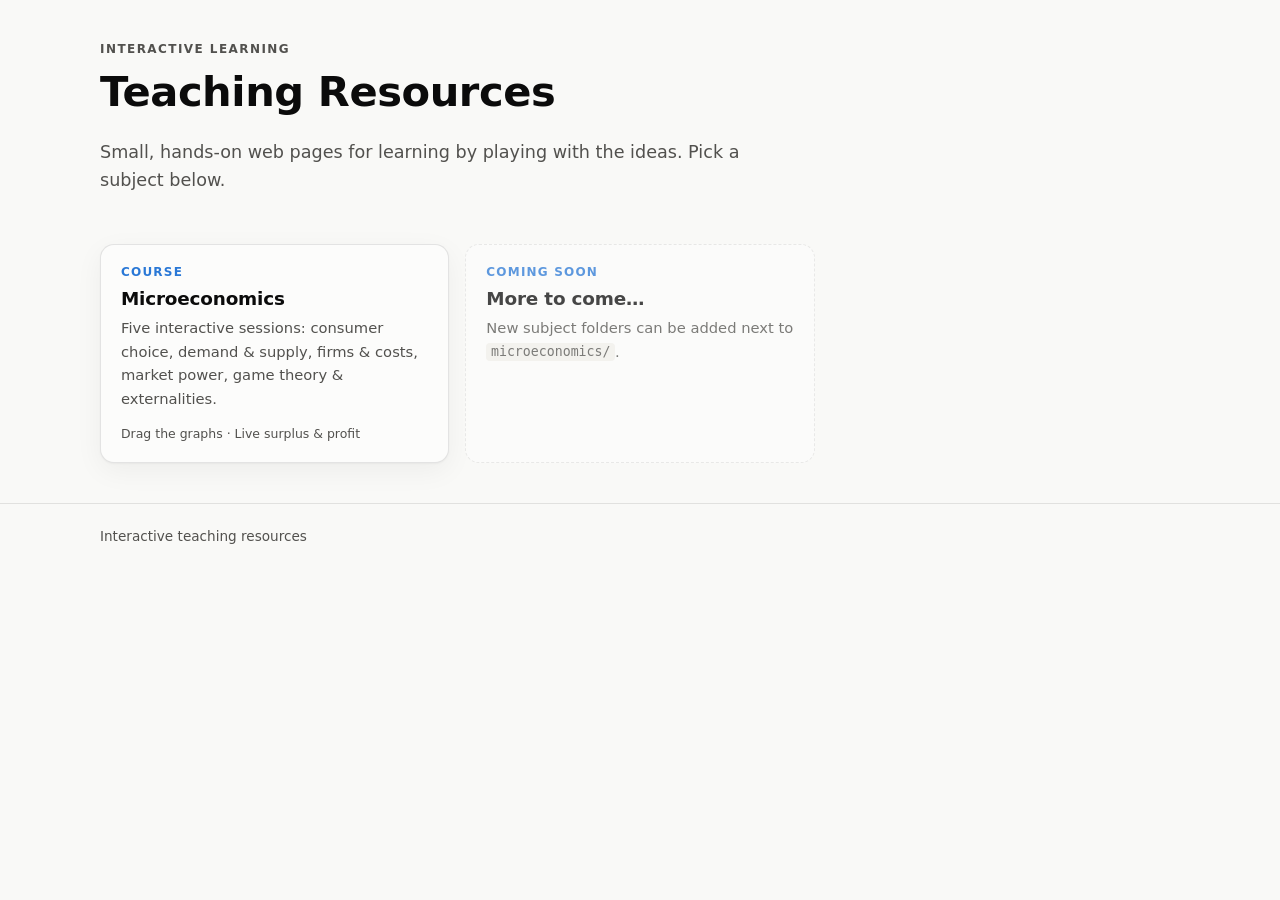
<file: index.html>
<!doctype html>
<html lang="en">
<head>
<meta charset="utf-8">
<meta name="viewport" content="width=device-width, initial-scale=1">
<title>Teaching Resources</title>
<meta name="description" content="A growing collection of interactive teaching resources.">
<link rel="stylesheet" href="assets/css/site.css">
</head>
<body>
<main class="wrap">
  <section class="hero">
    <div class="eyebrow">Interactive learning</div>
    <h1>Teaching Resources</h1>
    <p class="lede">Small, hands-on web pages for learning by playing with the ideas. Pick a subject below.</p>
  </section>

  <section class="cards" aria-label="Subjects">
    <a class="card" href="microeconomics/">
      <span class="num">Course</span>
      <h3>Microeconomics</h3>
      <p>Five interactive sessions: consumer choice, demand &amp; supply, firms &amp; costs, market power, game theory &amp; externalities.</p>
      <span class="tags">Drag the graphs · Live surplus &amp; profit</span>
    </a>
    <!-- To add another subject: copy this card, point href at the new folder. -->
    <div class="card soon">
      <span class="num">Coming soon</span>
      <h3>More to come…</h3>
      <p>New subject folders can be added next to <code>microeconomics/</code>.</p>
    </div>
  </section>
</main>
<footer class="site"><div class="wrap">Interactive teaching resources</div></footer>
</body>
</html>
</file>
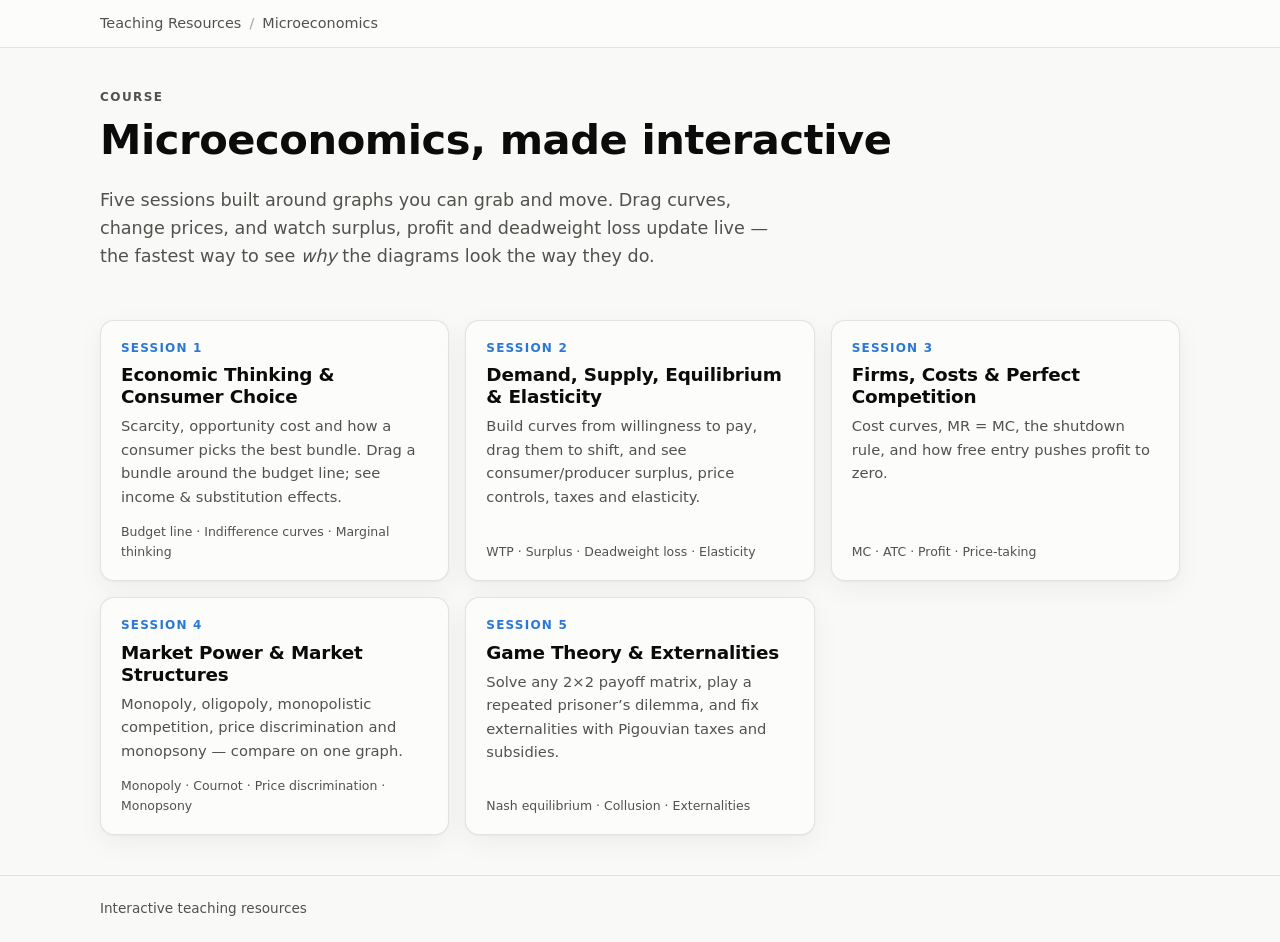
<file: microeconomics/index.html>
<!doctype html>
<html lang="en">
<head>
<meta charset="utf-8">
<meta name="viewport" content="width=device-width, initial-scale=1">
<title>Microeconomics · Interactive Teaching Resources</title>
<meta name="description" content="Five interactive microeconomics sessions: consumer choice, demand & supply, firms & costs, market power, game theory & externalities.">
<link rel="stylesheet" href="../assets/css/site.css">
</head>
<body>
<header class="topbar"><div class="wrap">
  <nav class="crumbs" aria-label="Breadcrumb"><a href="../">Teaching Resources</a><span aria-hidden="true">/</span><span>Microeconomics</span></nav>
</div></header>

<main class="wrap">
  <section class="hero">
    <div class="eyebrow">Course</div>
    <h1>Microeconomics, made interactive</h1>
    <p class="lede">Five sessions built around graphs you can grab and move. Drag curves, change prices, and watch surplus, profit and deadweight loss update live — the fastest way to see <i>why</i> the diagrams look the way they do.</p>
  </section>

  <section class="cards" aria-label="Sessions">
    <a class="card" href="01-consumer-choice/">
      <span class="num">Session 1</span>
      <h3>Economic Thinking &amp; Consumer Choice</h3>
      <p>Scarcity, opportunity cost and how a consumer picks the best bundle. Drag a bundle around the budget line; see income &amp; substitution effects.</p>
      <span class="tags">Budget line · Indifference curves · Marginal thinking</span>
    </a>
    <a class="card" href="02-demand-supply/">
      <span class="num">Session 2</span>
      <h3>Demand, Supply, Equilibrium &amp; Elasticity</h3>
      <p>Build curves from willingness to pay, drag them to shift, and see consumer/producer surplus, price controls, taxes and elasticity.</p>
      <span class="tags">WTP · Surplus · Deadweight loss · Elasticity</span>
    </a>
    <a class="card" href="03-firms-costs/">
      <span class="num">Session 3</span>
      <h3>Firms, Costs &amp; Perfect Competition</h3>
      <p>Cost curves, MR = MC, the shutdown rule, and how free entry pushes profit to zero.</p>
      <span class="tags">MC · ATC · Profit · Price-taking</span>
    </a>
    <a class="card" href="04-market-power/">
      <span class="num">Session 4</span>
      <h3>Market Power &amp; Market Structures</h3>
      <p>Monopoly, oligopoly, monopolistic competition, price discrimination and monopsony — compare on one graph.</p>
      <span class="tags">Monopoly · Cournot · Price discrimination · Monopsony</span>
    </a>
    <a class="card" href="05-game-theory-externalities/">
      <span class="num">Session 5</span>
      <h3>Game Theory &amp; Externalities</h3>
      <p>Solve any 2×2 payoff matrix, play a repeated prisoner’s dilemma, and fix externalities with Pigouvian taxes and subsidies.</p>
      <span class="tags">Nash equilibrium · Collusion · Externalities</span>
    </a>
  </section>
</main>
<footer class="site"><div class="wrap">Interactive teaching resources</div></footer>
</body>
</html>
</file>
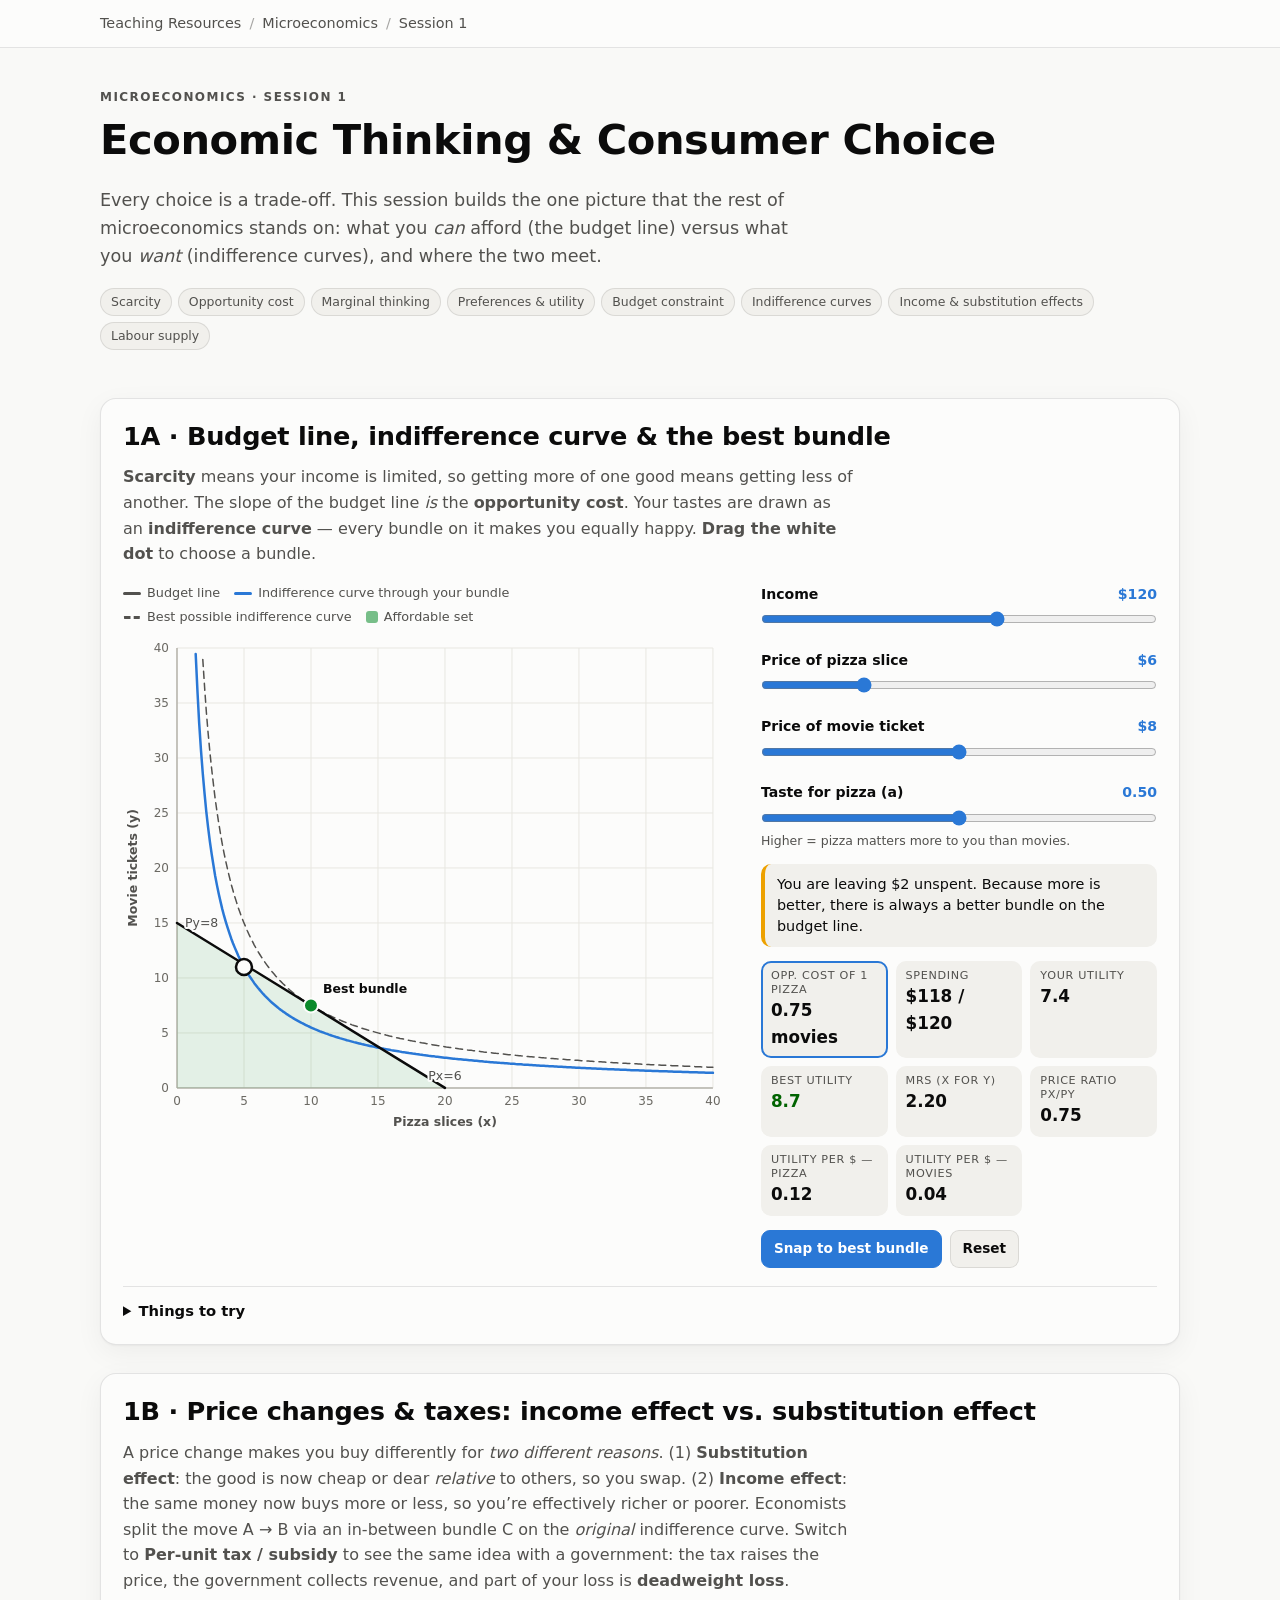
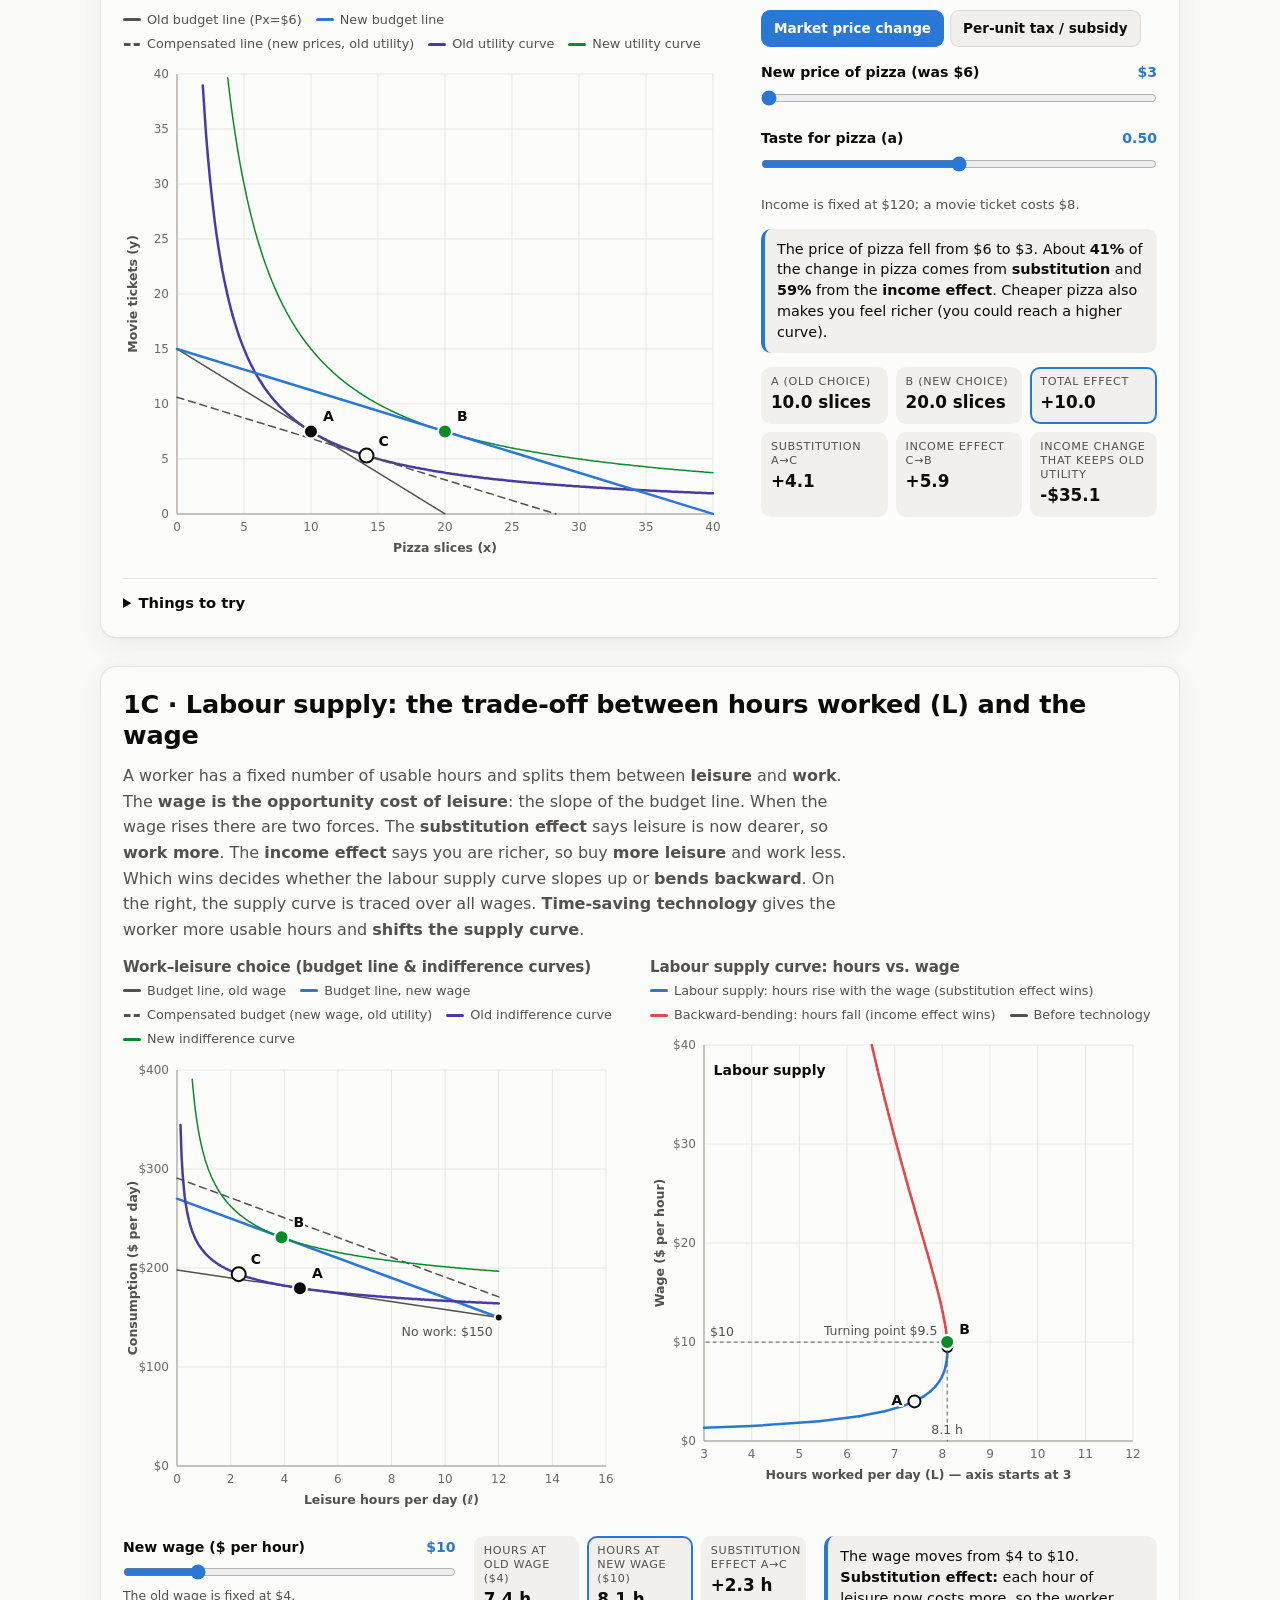
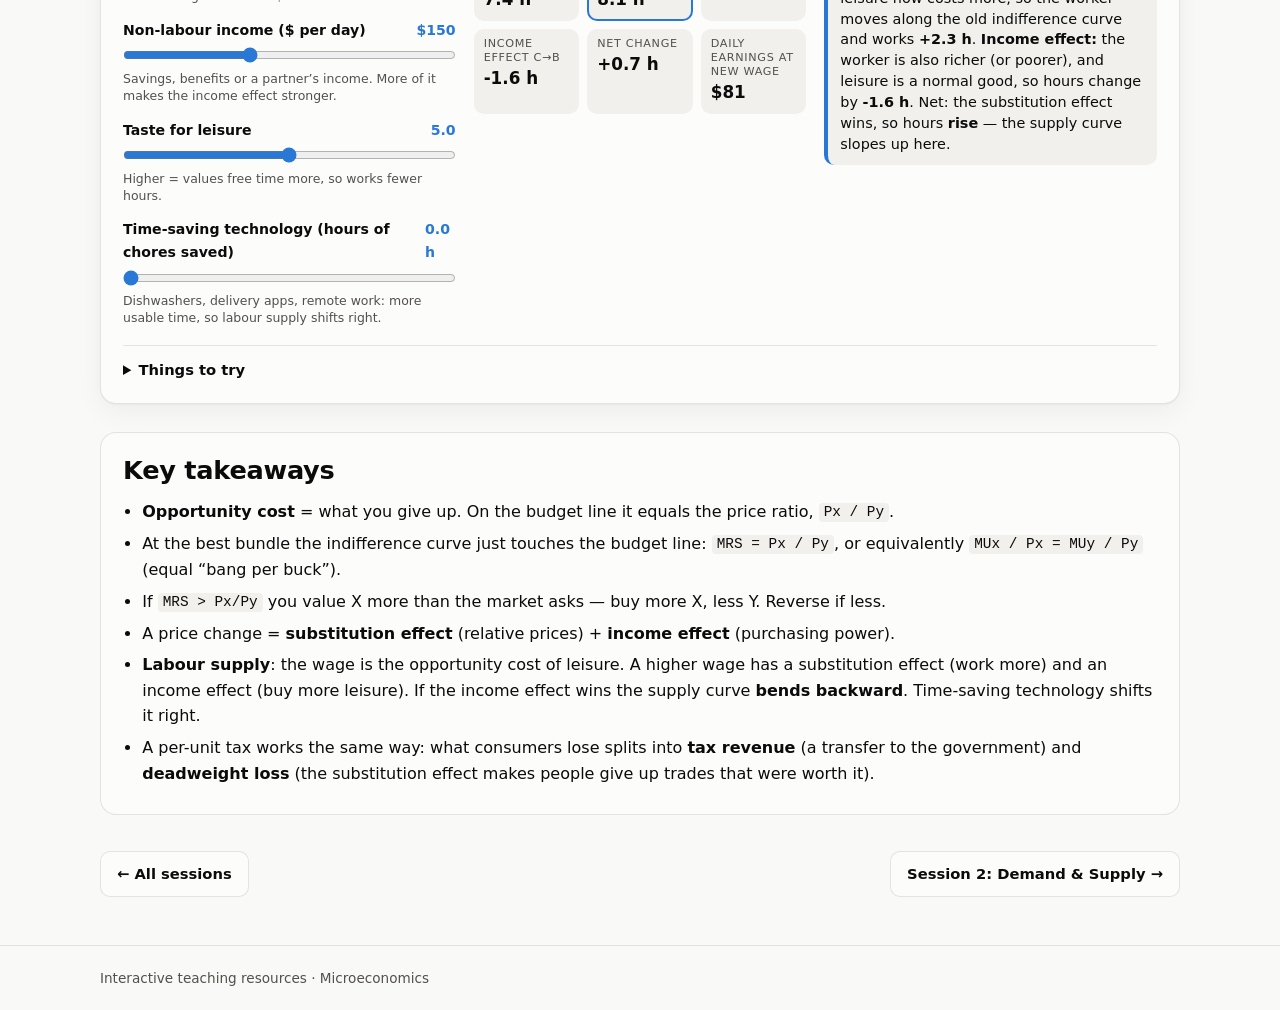
<file: microeconomics/01-consumer-choice/index.html>
<!doctype html>
<html lang="en">
<head>
<meta charset="utf-8">
<meta name="viewport" content="width=device-width, initial-scale=1">
<title>Session 1 · Economic Thinking & Consumer Choice</title>
<meta name="description" content="Interactive budget line and indifference curve lab: scarcity, opportunity cost, marginal thinking, income & substitution effects.">
<link rel="stylesheet" href="../../assets/css/site.css">
</head>
<body>
<header class="topbar"><div class="wrap">
  <nav class="crumbs" aria-label="Breadcrumb"><a href="../../">Teaching Resources</a><span aria-hidden="true">/</span><a href="../">Microeconomics</a><span aria-hidden="true">/</span><span>Session 1</span></nav>
</div></header>

<main class="wrap">
  <section class="hero">
    <div class="eyebrow">Microeconomics · Session 1</div>
    <h1>Economic Thinking &amp; Consumer Choice</h1>
    <p class="lede">Every choice is a trade-off. This session builds the one picture that the rest of microeconomics stands on: what you <em>can</em> afford (the budget line) versus what you <em>want</em> (indifference curves), and where the two meet.</p>
    <ul class="chips"><li>Scarcity</li><li>Opportunity cost</li><li>Marginal thinking</li><li>Preferences &amp; utility</li><li>Budget constraint</li><li>Indifference curves</li><li>Income &amp; substitution effects</li><li>Labour supply</li></ul>
  </section>

  <!-- ============ 1A ============ -->
  <section class="lab" id="lab-a">
    <div class="lab-head">
      <h2>1A · Budget line, indifference curve &amp; the best bundle</h2>
      <p><b>Scarcity</b> means your income is limited, so getting more of one good means getting less of another. The slope of the budget line <i>is</i> the <b>opportunity cost</b>. Your tastes are drawn as an <b>indifference curve</b> — every bundle on it makes you equally happy. <b>Drag the white dot</b> to choose a bundle.</p>
    </div>
    <div class="lab-body">
      <div class="viz">
        <div id="legend-a"></div>
        <div id="chart-a"></div>
      </div>
      <div class="panel">
        <div id="ctl-a" class="panel"></div>
        <div id="msg-a" class="msg"></div>
        <div id="stats-a"></div>
        <div id="btn-a" class="btns"></div>
      </div>
    </div>
    <details class="try"><summary>Things to try</summary><ul>
      <li>Drag the dot to a point <em>inside</em> the shaded triangle. Is there always a better bundle? (More is better, so yes — move to the line.)</li>
      <li>Drag it slowly along the budget line. Watch “utility per $” for each good — the highest utility happens where they’re equal. That’s <b>marginal thinking</b>.</li>
      <li>Raise the price of pizza. The line pivots — the opportunity cost of pizza (in movies) goes up.</li>
      <li>Change “taste for pizza”. The best bundle moves along the line towards the good you like more.</li>
    </ul></details>
  </section>

  <!-- ============ 1B ============ -->
  <section class="lab" id="lab-b">
    <div class="lab-head">
      <h2>1B · Price changes &amp; taxes: income effect vs. substitution effect</h2>
      <p>A price change makes you buy differently for <i>two different reasons</i>. (1) <b>Substitution effect</b>: the good is now cheap or dear <i>relative</i> to others, so you swap. (2) <b>Income effect</b>: the same money now buys more or less, so you’re effectively richer or poorer. Economists split the move A → B via an in-between bundle C on the <i>original</i> indifference curve. Switch to <b>Per-unit tax / subsidy</b> to see the same idea with a government: the tax raises the price, the government collects revenue, and part of your loss is <b>deadweight loss</b>.</p>
    </div>
    <div class="lab-body">
      <div class="viz">
        <div id="legend-b"></div>
        <div id="chart-b"></div>
      </div>
      <div class="panel">
        <div id="ctl-b" class="panel"></div>
        <div id="msg-b" class="msg"></div>
        <div id="stats-b"></div>
      </div>
    </div>
    <details class="try"><summary>Things to try</summary><ul>
      <li>Slide the new price down from $6 to $3. A→C is the substitution effect (moving <i>along</i> the original curve to the new price ratio). C→B is the income effect (moving to a higher curve).</li>
      <li>Now raise the price above $6 — both effects reverse.</li>
      <li>Switch to <b>Per-unit tax</b> and slide it up. Your loss splits into what the government collects (a transfer) and the deadweight loss (waste). Try “Rebates it lump-sum”: B′ lands on the <i>old</i> budget line — almost only the substitution effect remains, and you’re still worse off than at A.</li>
      <li>Slide the tax below zero to make it a <b>subsidy</b>: you gain, taxpayers pay more than you gain, and the gap is deadweight loss.</li>
      <li>Raise “taste for pizza” (pizza becomes a bigger share of your budget). The income effect grows — a price cut matters more for a good you spend a lot on. When pizza is a small part of the budget, most of the response is substitution.</li>
    </ul></details>
  </section>

  <!-- ============ 1C ============ -->
  <section class="lab" id="lab-l">
    <div class="lab-head">
      <h2>1C · Labour supply: the trade-off between hours worked (L) and the wage</h2>
      <p>A worker has a fixed number of usable hours and splits them between <b>leisure</b> and <b>work</b>. The <b>wage is the opportunity cost of leisure</b>: the slope of the budget line. When the wage rises there are two forces. The <b>substitution effect</b> says leisure is now dearer, so <b>work more</b>. The <b>income effect</b> says you are richer, so buy <b>more leisure</b> and work less. Which wins decides whether the labour supply curve slopes up or <b>bends backward</b>. On the right, the supply curve is traced over all wages. <b>Time-saving technology</b> gives the worker more usable hours and <b>shifts the supply curve</b>.</p>
    </div>
    <div class="lab-body stack">
      <div class="duo">
        <div class="viz"><h3>Work–leisure choice (budget line &amp; indifference curves)</h3><div id="legend-l1"></div><div id="chart-l1"></div></div>
        <div class="viz"><h3>Labour supply curve: hours vs. wage</h3><div id="legend-l2"></div><div id="chart-l2"></div></div>
      </div>
      <div class="panel row">
        <div id="ctl-l" class="panel"></div>
        <div id="stats-l"></div>
        <div id="msg-l" class="msg"></div>
      </div>
    </div>
    <details class="try"><summary>Things to try</summary><ul>
      <li>Slide the new wage up from $4 towards $40. Hours first <b>rise</b> (substitution effect), peak around $10, then <b>fall</b> (income effect) — the curve <b>bends backward</b>. Watch the A→C and C→B arrows change size.</li>
      <li>Raise <b>non-labour income</b>: the income effect gets stronger, the worker works fewer hours overall, and the bend arrives earlier.</li>
      <li>Increase the <b>taste for leisure</b> so much that the worker doesn’t work at low wages: that is the <b>reservation wage</b> (the wage needed to give up the first hour of leisure).</li>
      <li>Add <b>time-saving technology</b>: the whole supply curve shifts right (more hours offered at every wage), and the dashed line shows where it was.</li>
    </ul></details>
  </section>

  <section class="takeaways">
    <h2>Key takeaways</h2>
    <ul>
      <li><b>Opportunity cost</b> = what you give up. On the budget line it equals the price ratio, <code>Px / Py</code>.</li>
      <li>At the best bundle the indifference curve just touches the budget line: <code>MRS = Px / Py</code>, or equivalently <code>MUx / Px = MUy / Py</code> (equal “bang per buck”).</li>
      <li>If <code>MRS &gt; Px/Py</code> you value X more than the market asks — buy more X, less Y. Reverse if less.</li>
      <li>A price change = <b>substitution effect</b> (relative prices) + <b>income effect</b> (purchasing power).</li>
      <li><b>Labour supply</b>: the wage is the opportunity cost of leisure. A higher wage has a substitution effect (work more) and an income effect (buy more leisure). If the income effect wins the supply curve <b>bends backward</b>. Time-saving technology shifts it right.</li>
      <li>A per-unit tax works the same way: what consumers lose splits into <b>tax revenue</b> (a transfer to the government) and <b>deadweight loss</b> (the substitution effect makes people give up trades that were worth it).</li>
    </ul>
  </section>

  <nav class="pager" aria-label="Session navigation">
    <a href="../">← All sessions</a>
    <a href="../02-demand-supply/">Session 2: Demand &amp; Supply →</a>
  </nav>
</main>
<footer class="site"><div class="wrap">Interactive teaching resources · Microeconomics</div></footer>

<script src="../../assets/js/chart.js"></script>
<script src="app.js"></script>
</body>
</html>
</file>
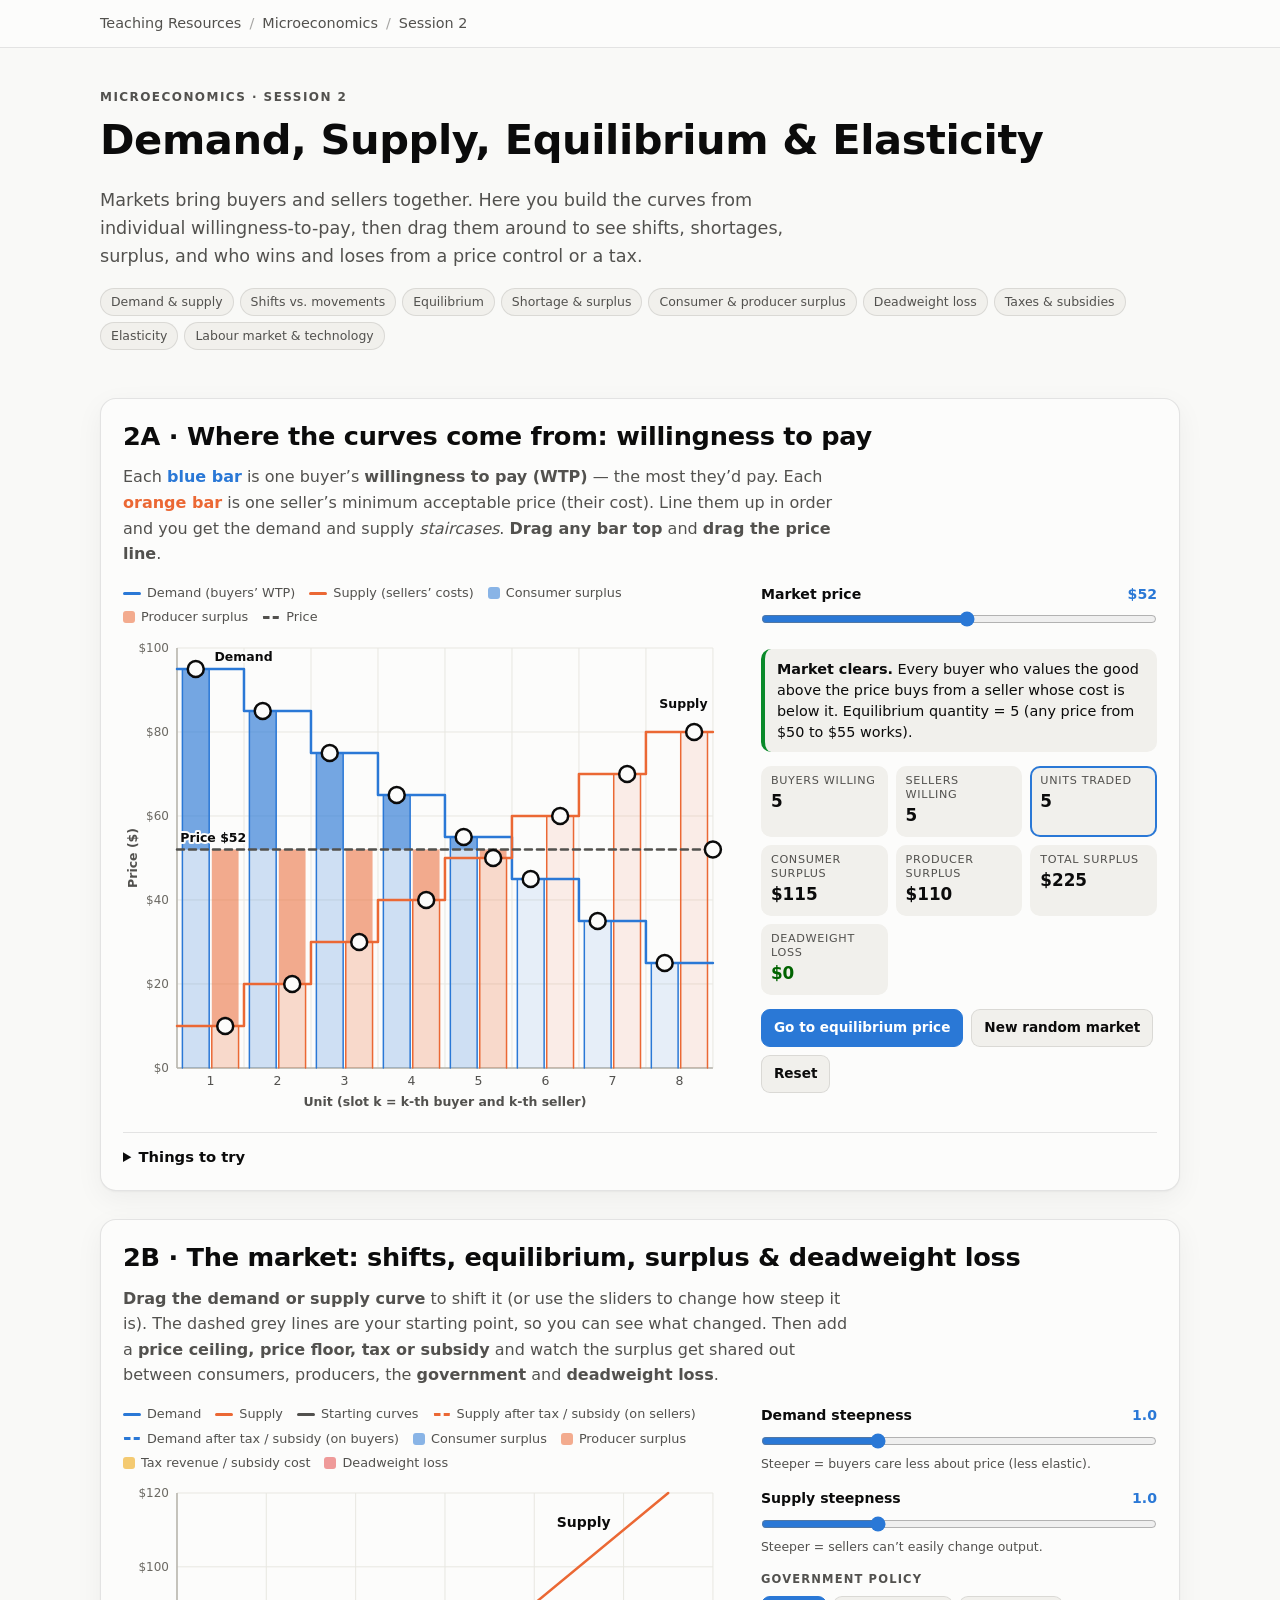
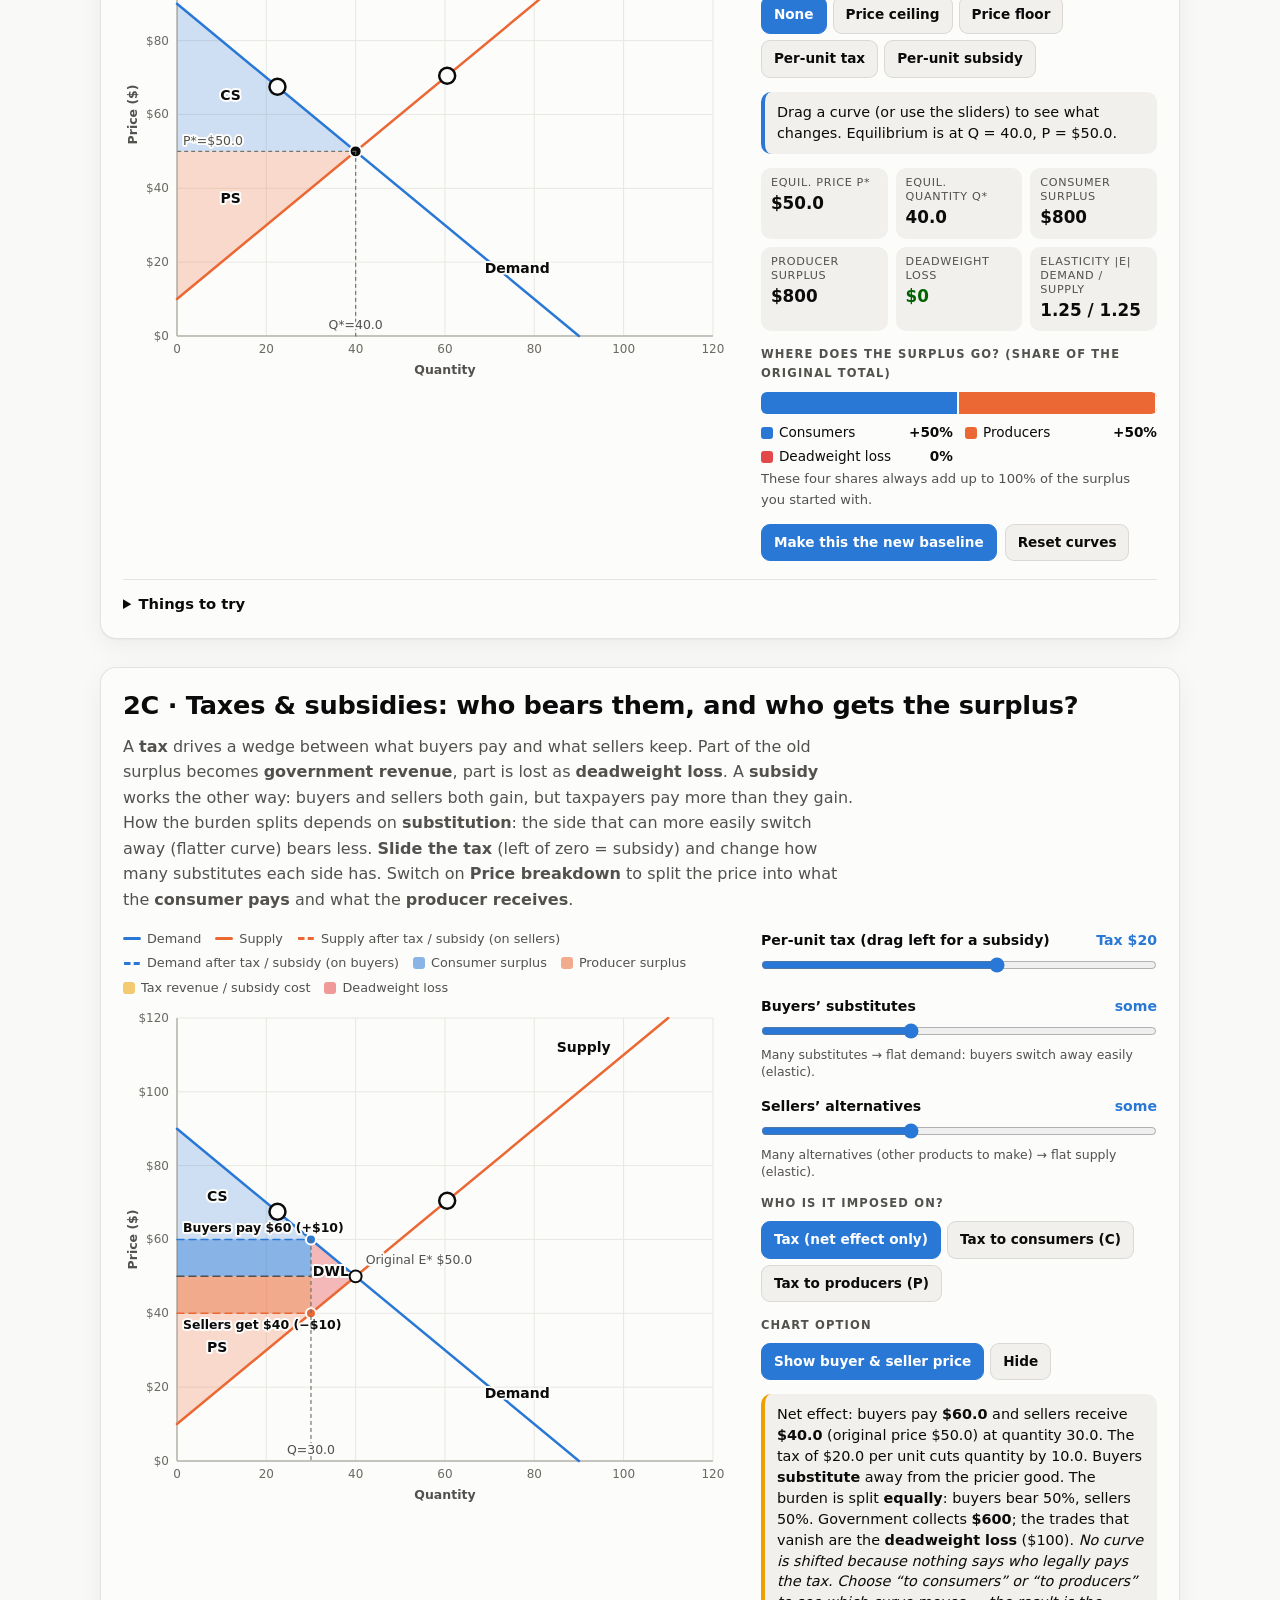
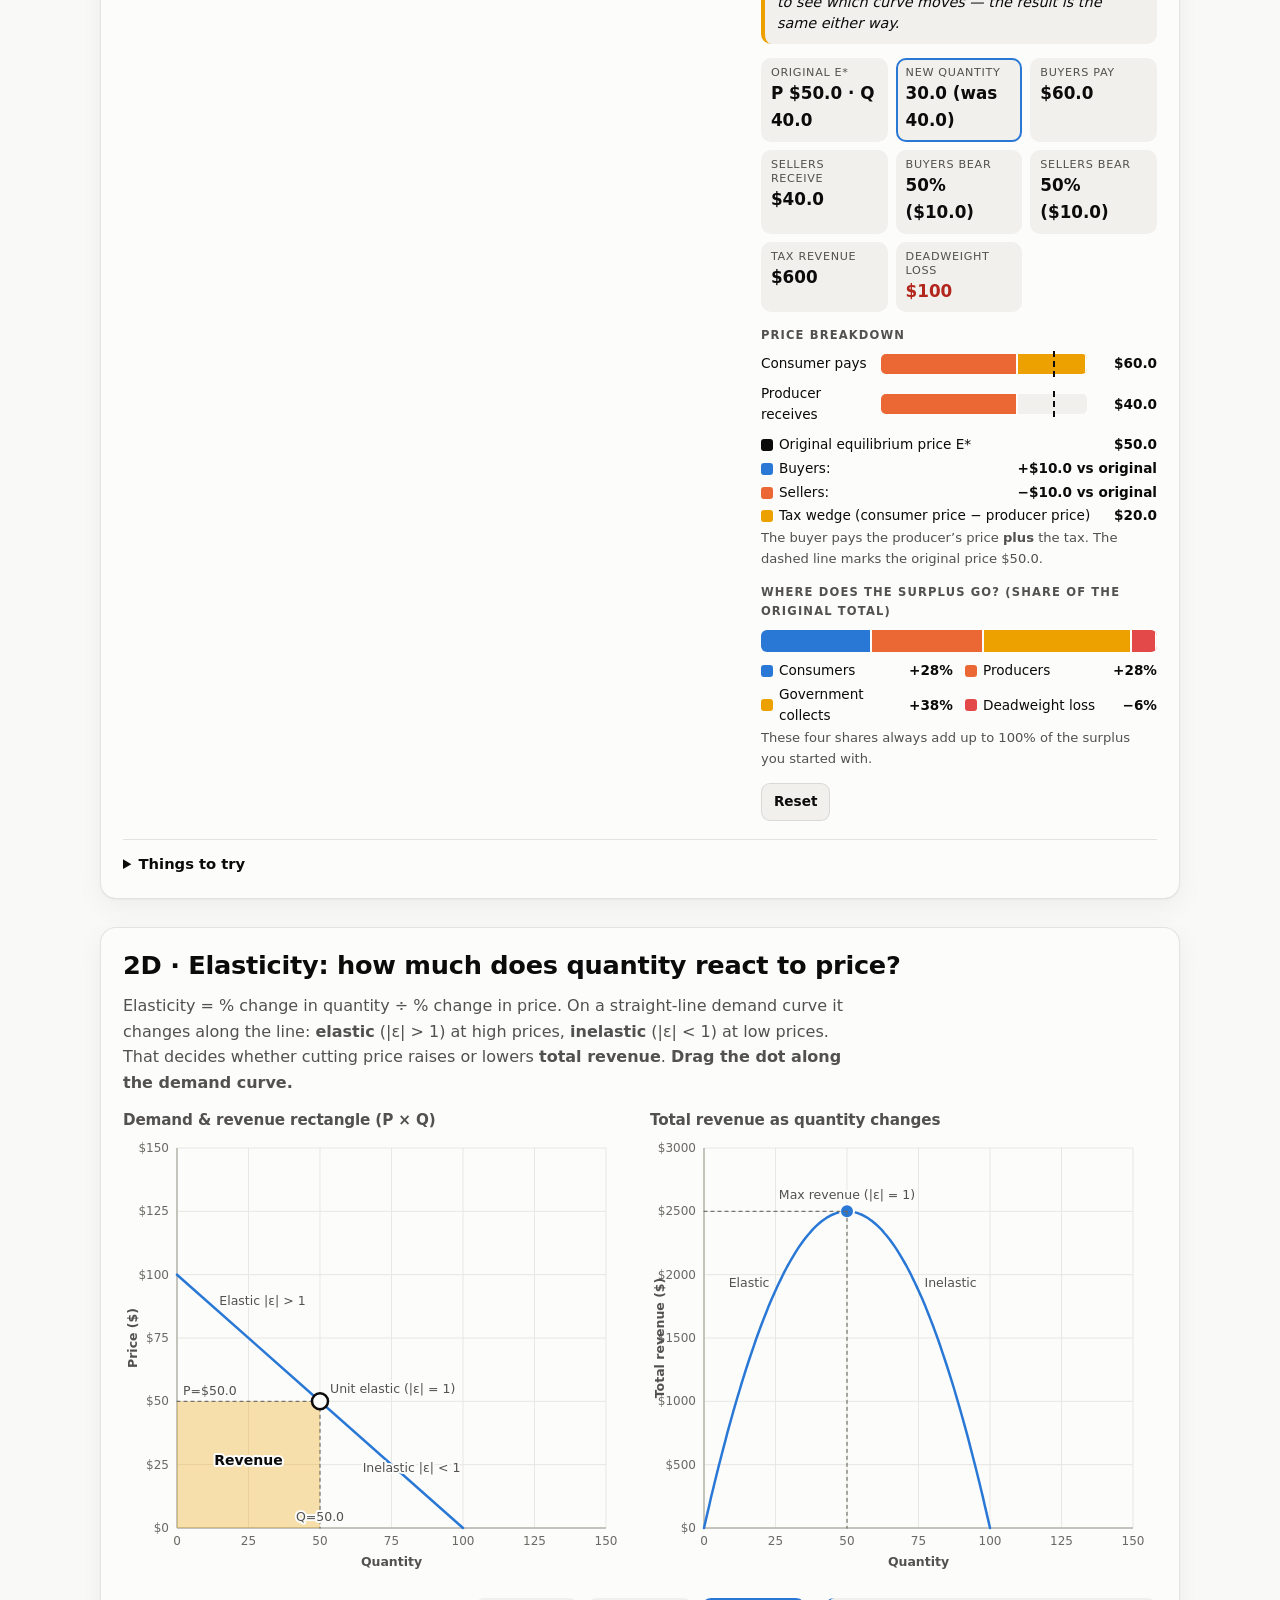
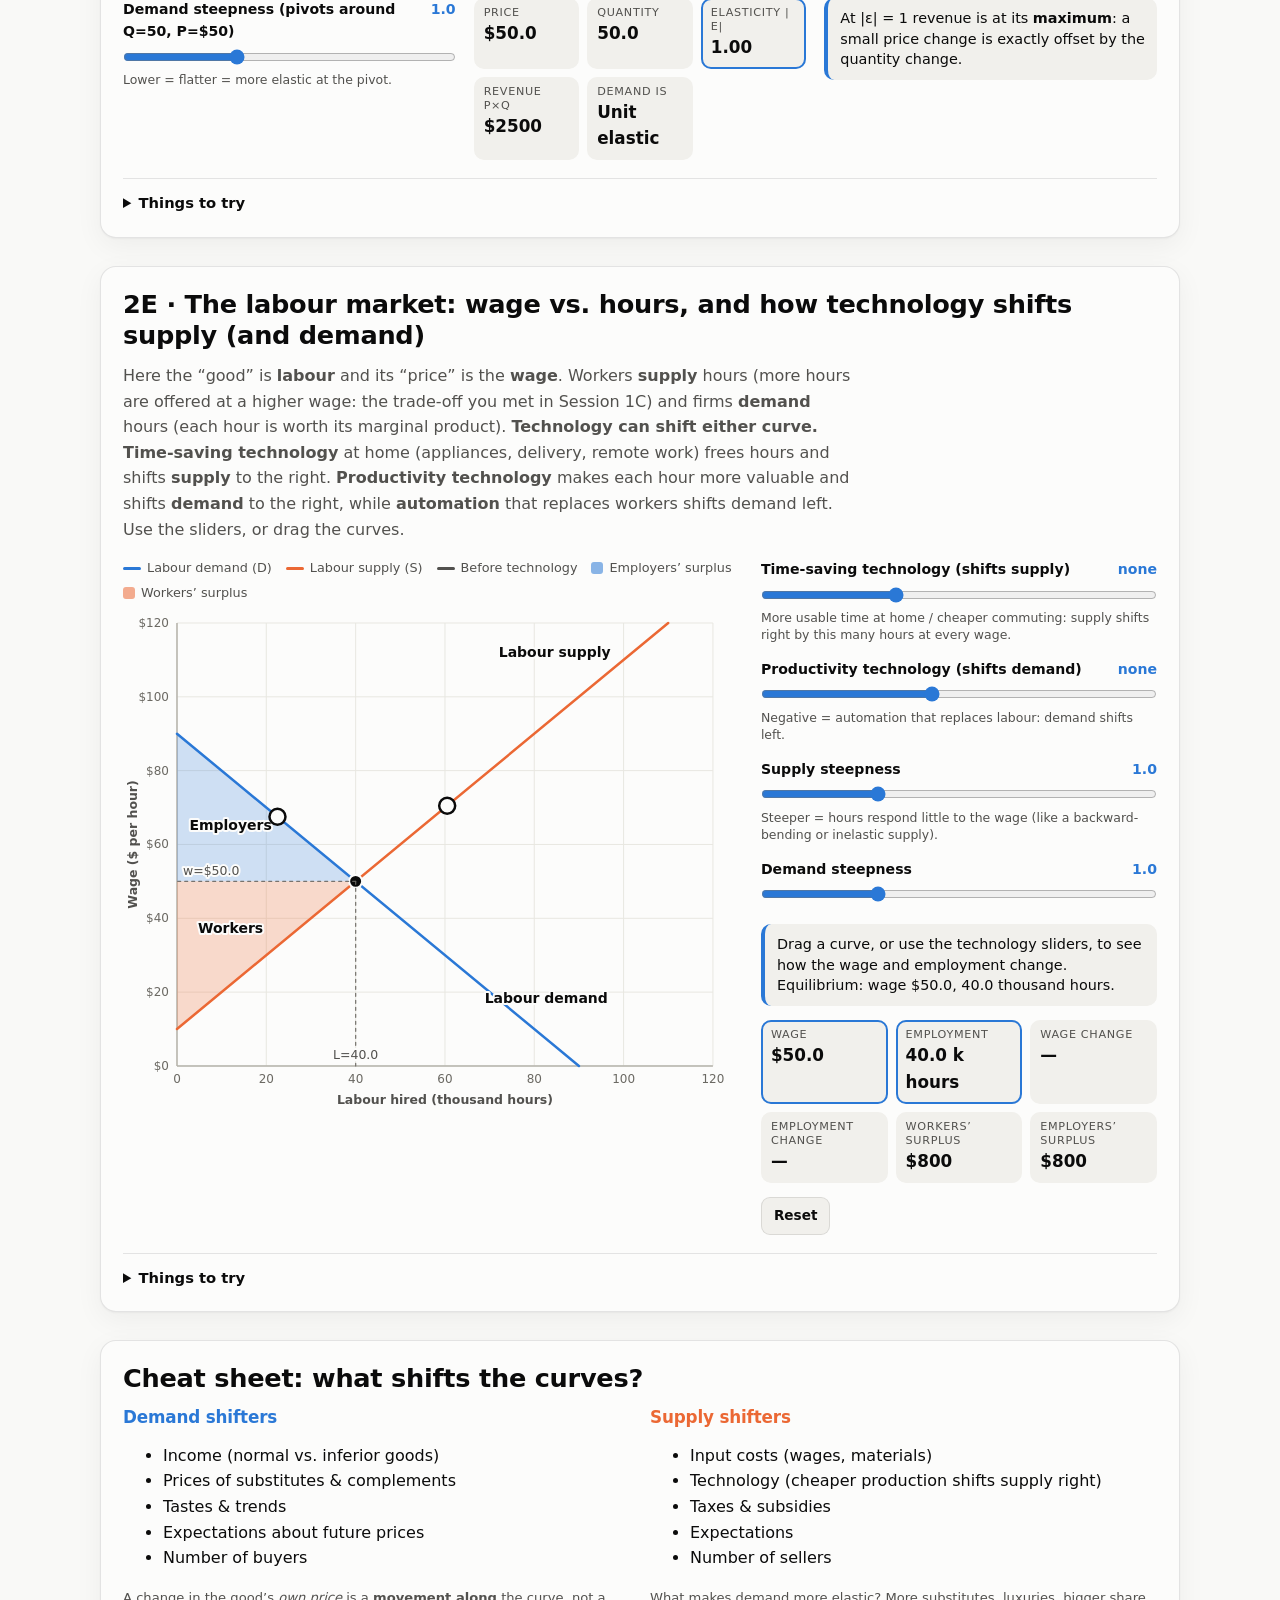
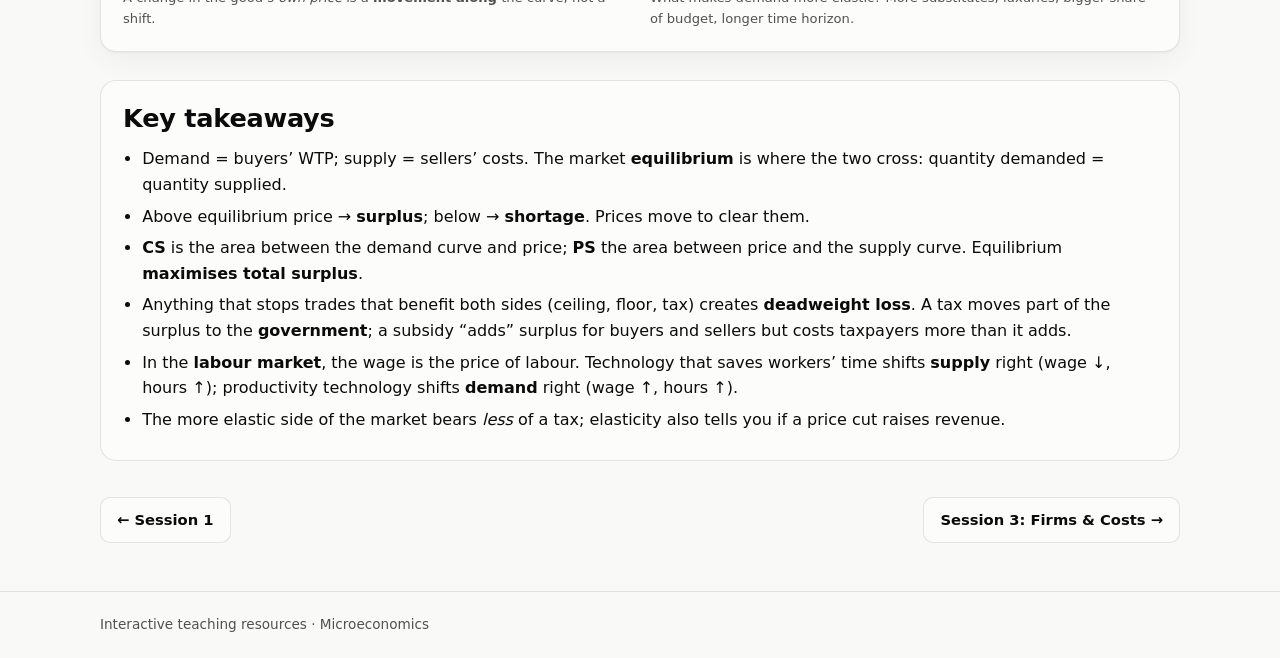
<file: microeconomics/02-demand-supply/index.html>
<!doctype html>
<html lang="en">
<head>
<meta charset="utf-8">
<meta name="viewport" content="width=device-width, initial-scale=1">
<title>Session 2 · Demand, Supply, Equilibrium & Elasticity</title>
<meta name="description" content="Drag demand and supply curves, see consumer and producer surplus, deadweight loss from price controls and taxes, and elasticity.">
<link rel="stylesheet" href="../../assets/css/site.css">
</head>
<body>
<header class="topbar"><div class="wrap">
  <nav class="crumbs" aria-label="Breadcrumb"><a href="../../">Teaching Resources</a><span aria-hidden="true">/</span><a href="../">Microeconomics</a><span aria-hidden="true">/</span><span>Session 2</span></nav>
</div></header>

<main class="wrap">
  <section class="hero">
    <div class="eyebrow">Microeconomics · Session 2</div>
    <h1>Demand, Supply, Equilibrium &amp; Elasticity</h1>
    <p class="lede">Markets bring buyers and sellers together. Here you build the curves from individual willingness-to-pay, then drag them around to see shifts, shortages, surplus, and who wins and loses from a price control or a tax.</p>
    <ul class="chips"><li>Demand &amp; supply</li><li>Shifts vs. movements</li><li>Equilibrium</li><li>Shortage &amp; surplus</li><li>Consumer &amp; producer surplus</li><li>Deadweight loss</li><li>Taxes &amp; subsidies</li><li>Elasticity</li><li>Labour market &amp; technology</li></ul>
  </section>

  <!-- ============ 2A ============ -->
  <section class="lab" id="lab-a">
    <div class="lab-head">
      <h2>2A · Where the curves come from: willingness to pay</h2>
      <p>Each <b style="color:var(--demand)">blue bar</b> is one buyer’s <b>willingness to pay (WTP)</b> — the most they’d pay. Each <b style="color:var(--supply)">orange bar</b> is one seller’s minimum acceptable price (their cost). Line them up in order and you get the demand and supply <i>staircases</i>. <b>Drag any bar top</b> and <b>drag the price line</b>.</p>
    </div>
    <div class="lab-body">
      <div class="viz">
        <div id="legend-a"></div>
        <div id="chart-a"></div>
      </div>
      <div class="panel">
        <div id="ctl-a" class="panel"></div>
        <div id="msg-a" class="msg"></div>
        <div id="stats-a"></div>
        <div id="btn-a" class="btns"></div>
      </div>
    </div>
    <details class="try"><summary>Things to try</summary><ul>
      <li>Set the price very high. Nobody wants to buy — a <b>surplus</b> of sellers. Set it very low: a <b>shortage</b>. Notice how few trades happen either way.</li>
      <li>Click “Go to equilibrium price”. Total surplus is at its maximum and deadweight loss is zero.</li>
      <li>Raise buyer 4’s WTP above buyer 2’s? You can’t — bars stay sorted, just like a real demand curve slopes down.</li>
      <li><b>Consumer surplus</b> = WTP − price paid (dark blue). <b>Producer surplus</b> = price received − cost (dark orange).</li>
    </ul></details>
  </section>

  <!-- ============ 2B ============ -->
  <section class="lab" id="lab-b">
    <div class="lab-head">
      <h2>2B · The market: shifts, equilibrium, surplus &amp; deadweight loss</h2>
      <p><b>Drag the demand or supply curve</b> to shift it (or use the sliders to change how steep it is). The dashed grey lines are your starting point, so you can see what changed. Then add a <b>price ceiling, price floor, tax or subsidy</b> and watch the surplus get shared out between consumers, producers, the <b>government</b> and <b>deadweight loss</b>.</p>
    </div>
    <div class="lab-body">
      <div class="viz">
        <div id="legend-b"></div>
        <div id="chart-b"></div>
      </div>
      <div class="panel">
        <div id="ctl-b" class="panel"></div>
        <div id="msg-b" class="msg"></div>
        <div id="stats-b"></div>
        <div id="split-b"></div>
        <div id="btn-b" class="btns"></div>
      </div>
    </div>
    <details class="try"><summary>Things to try</summary><ul>
      <li><b>Shift vs. movement.</b> Drag demand to the right: the <i>curve</i> shifts, and the market moves <i>along</i> the supply curve to a new equilibrium (price ↑, quantity ↑).</li>
      <li>Drag supply to the left (e.g. a bad harvest): price ↑, quantity ↓ — the opposite quantity effect.</li>
      <li>Shift <i>both</i> to the right. Quantity clearly rises — but price? It depends on which shift is bigger.</li>
      <li>Price ceiling below equilibrium → a <b>shortage</b>, and the red DWL triangle shows trades that would have benefited both sides but no longer happen.</li>
      <li>Tax: make demand steep (inelastic) and see who bears more of the burden — the side with the steeper curve. Watch the bar: part of the surplus moves to the <b>government</b>, part disappears as <b>DWL</b>.</li>
      <li>Subsidy: buyers pay less and sellers get more, so both gain — but taxpayers foot a bigger bill than the gain. That gap is the DWL of over-production.</li>
    </ul></details>
  </section>

  <!-- ============ 2C ============ -->
  <section class="lab" id="lab-t">
    <div class="lab-head">
      <h2>2C · Taxes &amp; subsidies: who bears them, and who gets the surplus?</h2>
      <p>A <b>tax</b> drives a wedge between what buyers pay and what sellers keep. Part of the old surplus becomes <b>government revenue</b>, part is lost as <b>deadweight loss</b>. A <b>subsidy</b> works the other way: buyers and sellers both gain, but taxpayers pay more than they gain. How the burden splits depends on <b>substitution</b>: the side that can more easily switch away (flatter curve) bears less. <b>Slide the tax</b> (left of zero = subsidy) and change how many substitutes each side has. Switch on <b>Price breakdown</b> to split the price into what the <b>consumer pays</b> and what the <b>producer receives</b>.</p>
    </div>
    <div class="lab-body">
      <div class="viz">
        <div id="legend-t"></div>
        <div id="chart-t"></div>
      </div>
      <div class="panel">
        <div id="ctl-t" class="panel"></div>
        <div id="msg-t" class="msg"></div>
        <div id="stats-t"></div>
        <div id="price-t"></div>
        <div id="split-t"></div>
        <div id="btn-t" class="btns"></div>
      </div>
    </div>
    <details class="try"><summary>Things to try</summary><ul>
      <li>Slide the tax up from zero and watch the bar: the government’s share grows, but so does deadweight loss — <b>double the tax and DWL roughly quadruples</b>.</li>
      <li>Give buyers <b>many substitutes</b> (flat demand). Buyers just switch away, so <i>sellers</i> bear most of the tax and quantity falls a lot. With <b>few substitutes</b>, buyers bear most of it and the quantity barely moves — which is why governments tax inelastic goods (fuel, tobacco).</li>
      <li>With <b>Price breakdown</b> on, compare the two dashed price lines. A tax makes the <b>consumer pay more</b> and the <b>producer receive less</b> than the original price; the gap between them is the tax. A subsidy does the opposite. The blue and orange bands show which side takes which part.</li>
      <li>Set buyers’ and sellers’ substitutes equal: the burden splits 50/50 no matter who the law says pays.</li>
      <li>Start with <b>“Tax (net effect only)”</b>: no curve shifts, you just see the wedge between what buyers pay and what sellers receive. Then choose <b>“Tax to consumers (C)”</b> (demand shifts down) or <b>“Tax to producers (P)”</b> (supply shifts up). The “market price” E* changes, but the quantity, what buyers pay, what sellers receive and the deadweight loss stay <b>exactly the same</b>. The same three choices exist for a subsidy.</li>
      <li>Drag the slider below zero for a <b>subsidy</b>. Consumers and producers gain, but taxpayers pay more — the gap is deadweight loss from over-producing.</li>
    </ul></details>
  </section>

  <!-- ============ 2D ============ -->
  <section class="lab" id="lab-c">
    <div class="lab-head">
      <h2>2D · Elasticity: how much does quantity react to price?</h2>
      <p>Elasticity = % change in quantity ÷ % change in price. On a straight-line demand curve it changes along the line: <b>elastic</b> (|ε| &gt; 1) at high prices, <b>inelastic</b> (|ε| &lt; 1) at low prices. That decides whether cutting price raises or lowers <b>total revenue</b>. <b>Drag the dot along the demand curve.</b></p>
    </div>
    <div class="lab-body stack">
      <div class="duo">
        <div class="viz"><h3>Demand &amp; revenue rectangle (P × Q)</h3><div id="chart-c1"></div></div>
        <div class="viz"><h3>Total revenue as quantity changes</h3><div id="chart-c2"></div></div>
      </div>
      <div class="panel row">
        <div id="ctl-c" class="panel"></div>
        <div id="stats-c"></div>
        <div id="msg-c" class="msg"></div>
      </div>
    </div>
    <details class="try"><summary>Things to try</summary><ul>
      <li>Start at the top of the demand curve and slide down. Revenue rises until |ε| = 1 (the midpoint), then falls.</li>
      <li>Make demand flatter with the slider. The same price point now has a bigger |ε| — buyers are more responsive.</li>
      <li>Why do firms selling necessities (insulin) or with few substitutes have pricing power? Because their demand is inelastic.</li>
    </ul></details>
  </section>

  <!-- ============ 2E ============ -->
  <section class="lab" id="lab-lm">
    <div class="lab-head">
      <h2>2E · The labour market: wage vs. hours, and how technology shifts supply (and demand)</h2>
      <p>Here the “good” is <b>labour</b> and its “price” is the <b>wage</b>. Workers <b>supply</b> hours (more hours are offered at a higher wage: the trade-off you met in Session 1C) and firms <b>demand</b> hours (each hour is worth its marginal product). <b>Technology can shift either curve.</b> <b>Time-saving technology</b> at home (appliances, delivery, remote work) frees hours and shifts <b>supply</b> to the right. <b>Productivity technology</b> makes each hour more valuable and shifts <b>demand</b> to the right, while <b>automation</b> that replaces workers shifts demand left. Use the sliders, or drag the curves.</p>
    </div>
    <div class="lab-body">
      <div class="viz">
        <div id="legend-lm"></div>
        <div id="chart-lm"></div>
      </div>
      <div class="panel">
        <div id="ctl-lm" class="panel"></div>
        <div id="msg-lm" class="msg"></div>
        <div id="stats-lm"></div>
        <div id="btn-lm" class="btns"></div>
      </div>
    </div>
    <details class="try"><summary>Things to try</summary><ul>
      <li>Push <b>time-saving technology</b> up. Supply shifts right: the wage <b>falls</b> but employment <b>rises</b>, and workers’ surplus changes as the wage drops.</li>
      <li>Push <b>productivity technology</b> up instead. Demand shifts right: the wage <b>and</b> employment both rise.</li>
      <li>Set productivity technology below zero (automation): the wage and employment both fall.</li>
      <li>Move both sliders together. Employment rises, but the wage can go either way — it depends on which shift is bigger.</li>
    </ul></details>
  </section>

  <section class="lab">
    <div class="lab-head"><h2>Cheat sheet: what shifts the curves?</h2></div>
    <div class="two-col">
      <div>
        <h3 style="color:var(--demand)">Demand shifters</h3>
        <ul><li>Income (normal vs. inferior goods)</li><li>Prices of substitutes &amp; complements</li><li>Tastes &amp; trends</li><li>Expectations about future prices</li><li>Number of buyers</li></ul>
        <p class="hint">A change in the good’s <i>own price</i> is a <b>movement along</b> the curve, not a shift.</p>
      </div>
      <div>
        <h3 style="color:var(--supply)">Supply shifters</h3>
        <ul><li>Input costs (wages, materials)</li><li>Technology (cheaper production shifts supply right)</li><li>Taxes &amp; subsidies</li><li>Expectations</li><li>Number of sellers</li></ul>
        <p class="hint">What makes demand more elastic? More substitutes, luxuries, bigger share of budget, longer time horizon.</p>
      </div>
    </div>
  </section>

  <section class="takeaways">
    <h2>Key takeaways</h2>
    <ul>
      <li>Demand = buyers’ WTP; supply = sellers’ costs. The market <b>equilibrium</b> is where the two cross: quantity demanded = quantity supplied.</li>
      <li>Above equilibrium price → <b>surplus</b>; below → <b>shortage</b>. Prices move to clear them.</li>
      <li><b>CS</b> is the area between the demand curve and price; <b>PS</b> the area between price and the supply curve. Equilibrium <b>maximises total surplus</b>.</li>
      <li>Anything that stops trades that benefit both sides (ceiling, floor, tax) creates <b>deadweight loss</b>. A tax moves part of the surplus to the <b>government</b>; a subsidy “adds” surplus for buyers and sellers but costs taxpayers more than it adds.</li>
      <li>In the <b>labour market</b>, the wage is the price of labour. Technology that saves workers’ time shifts <b>supply</b> right (wage ↓, hours ↑); productivity technology shifts <b>demand</b> right (wage ↑, hours ↑).</li>
      <li>The more elastic side of the market bears <i>less</i> of a tax; elasticity also tells you if a price cut raises revenue.</li>
    </ul>
  </section>

  <nav class="pager" aria-label="Session navigation">
    <a href="../01-consumer-choice/">← Session 1</a>
    <a href="../03-firms-costs/">Session 3: Firms &amp; Costs →</a>
  </nav>
</main>
<footer class="site"><div class="wrap">Interactive teaching resources · Microeconomics</div></footer>

<script src="../../assets/js/chart.js"></script>
<script src="app.js"></script>
</body>
</html>
</file>
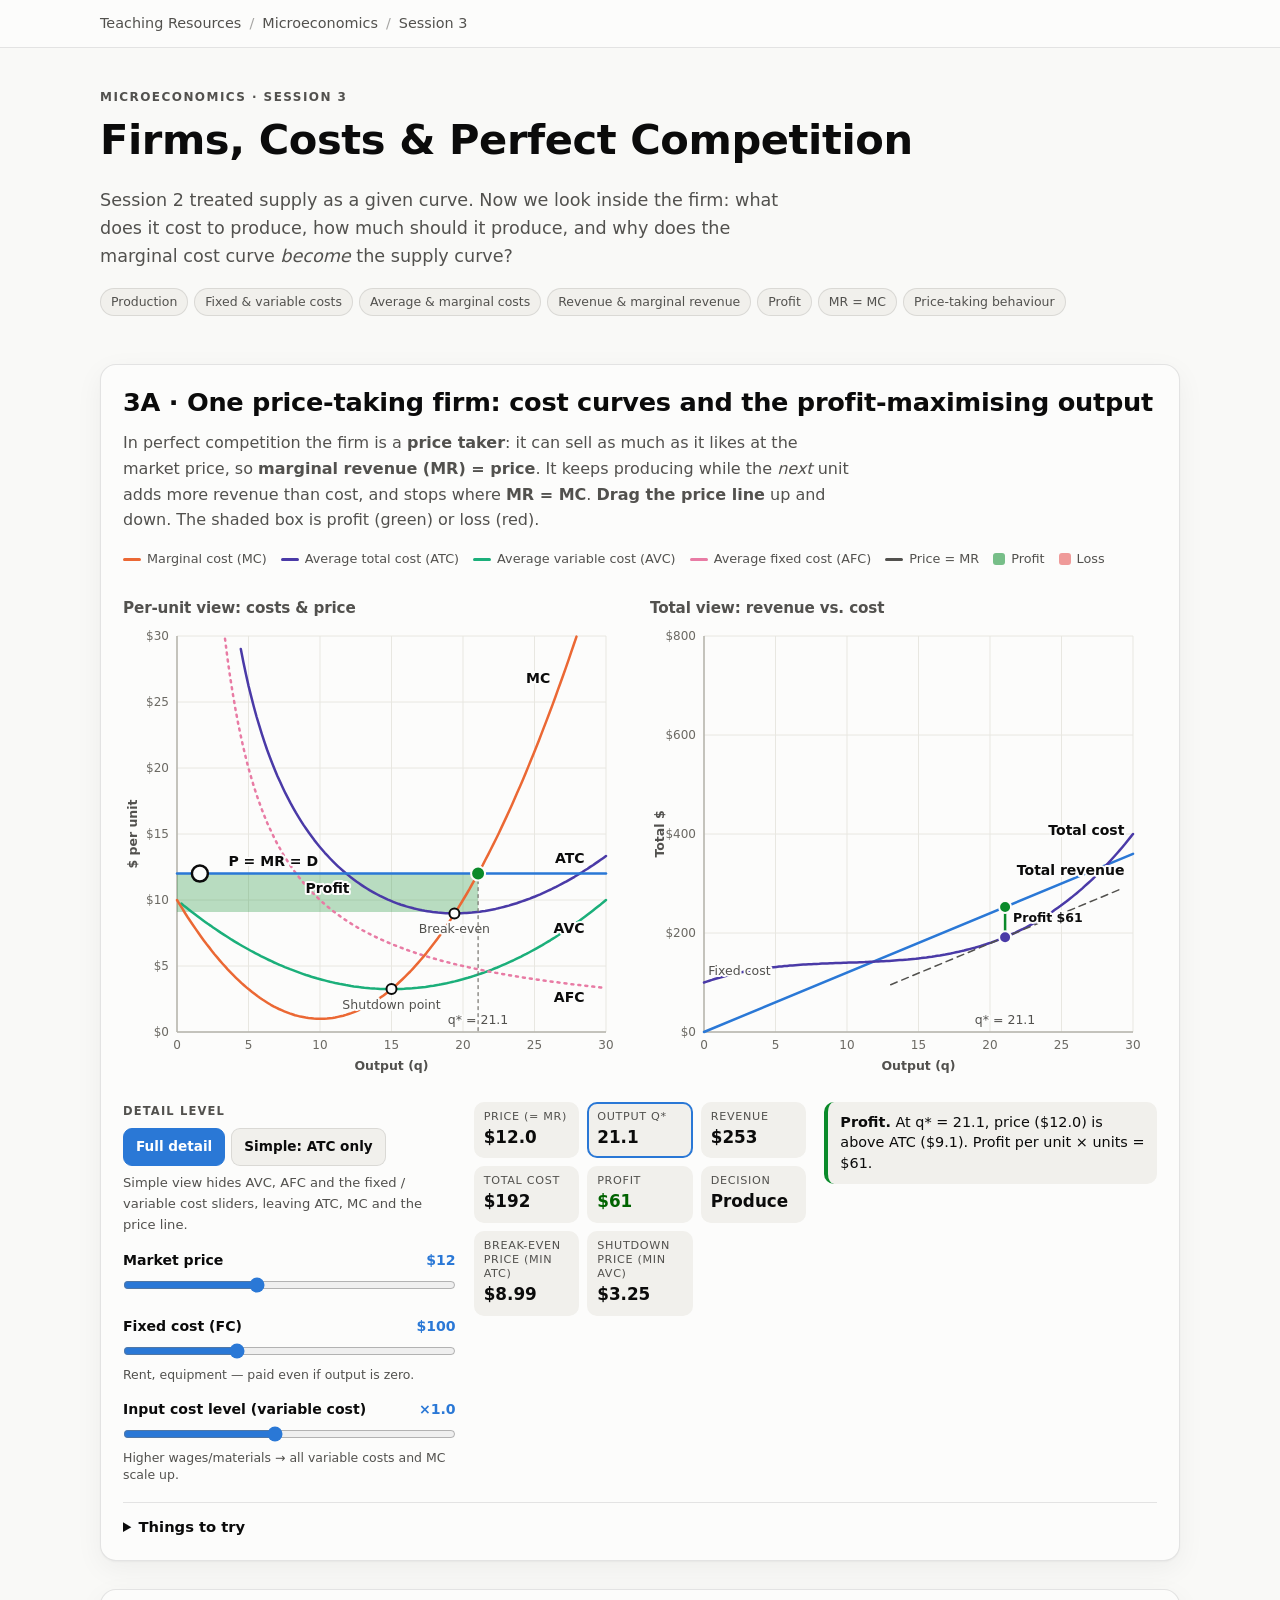
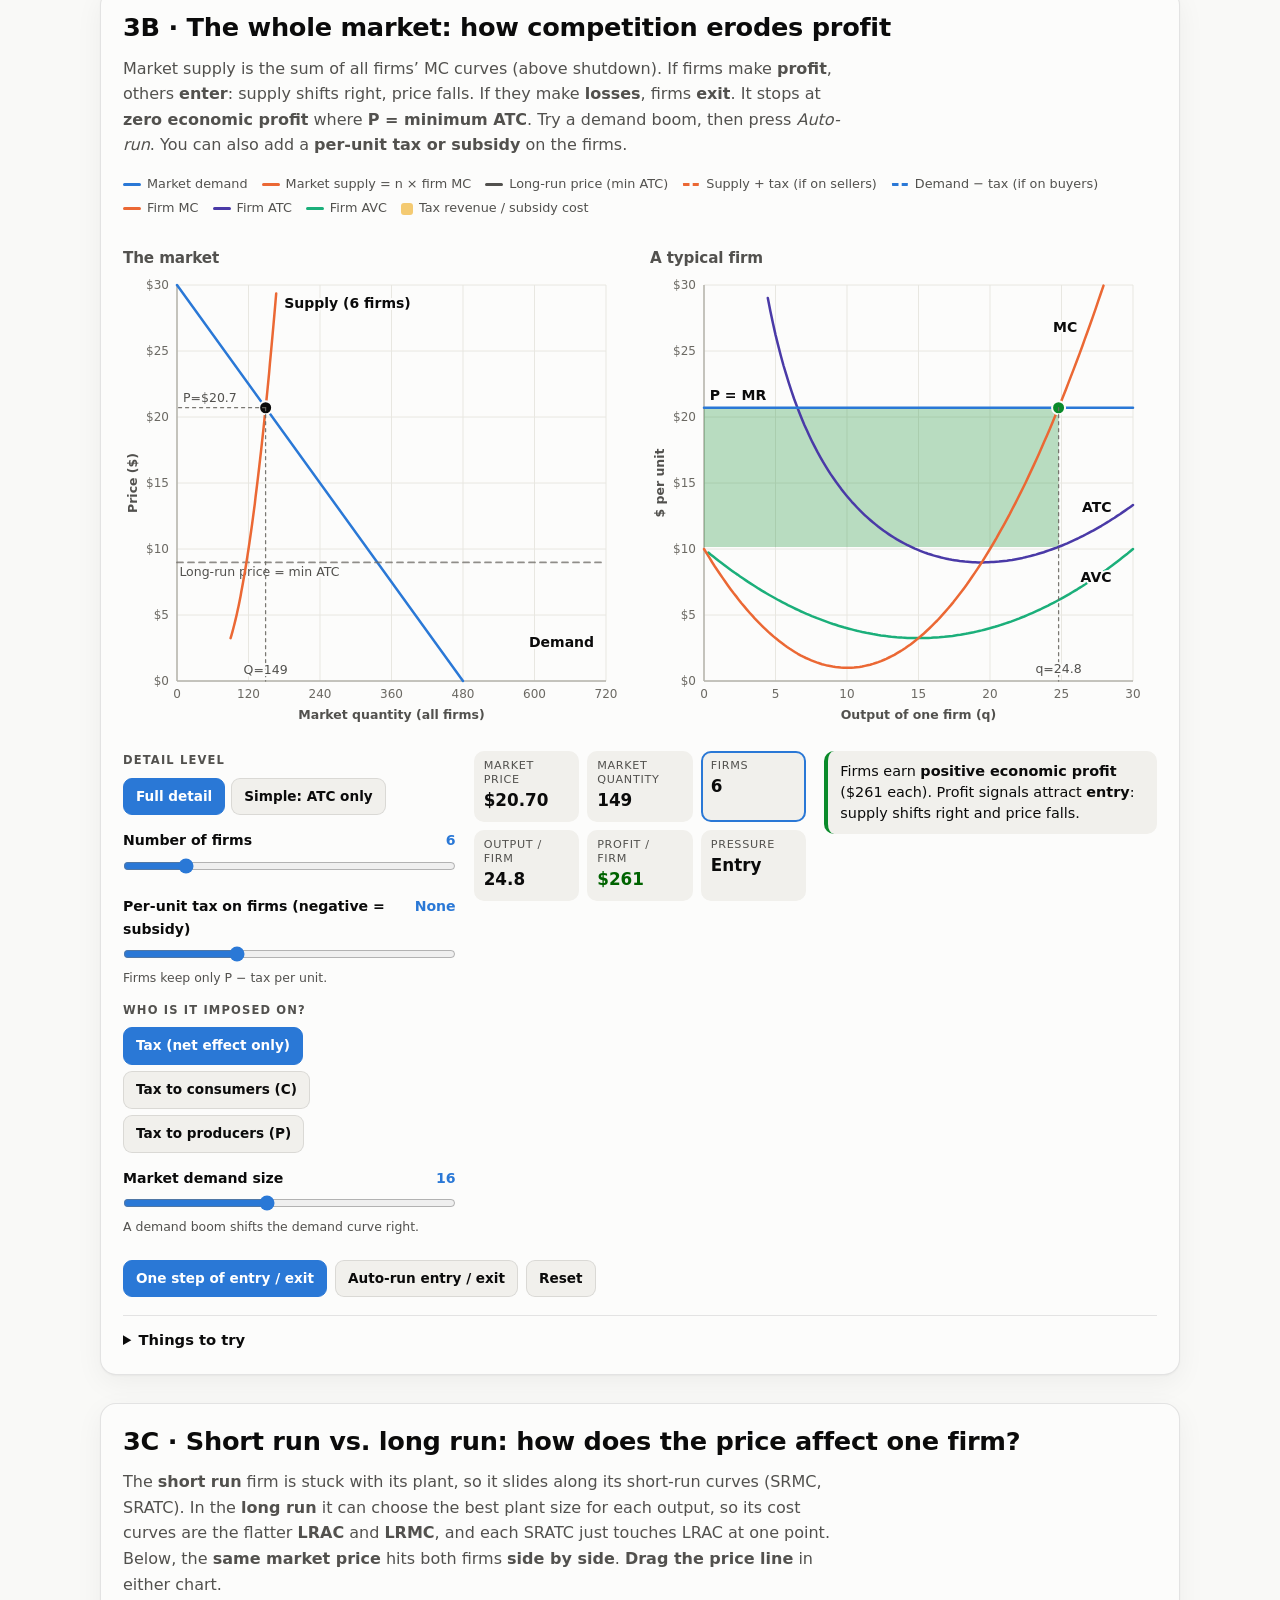
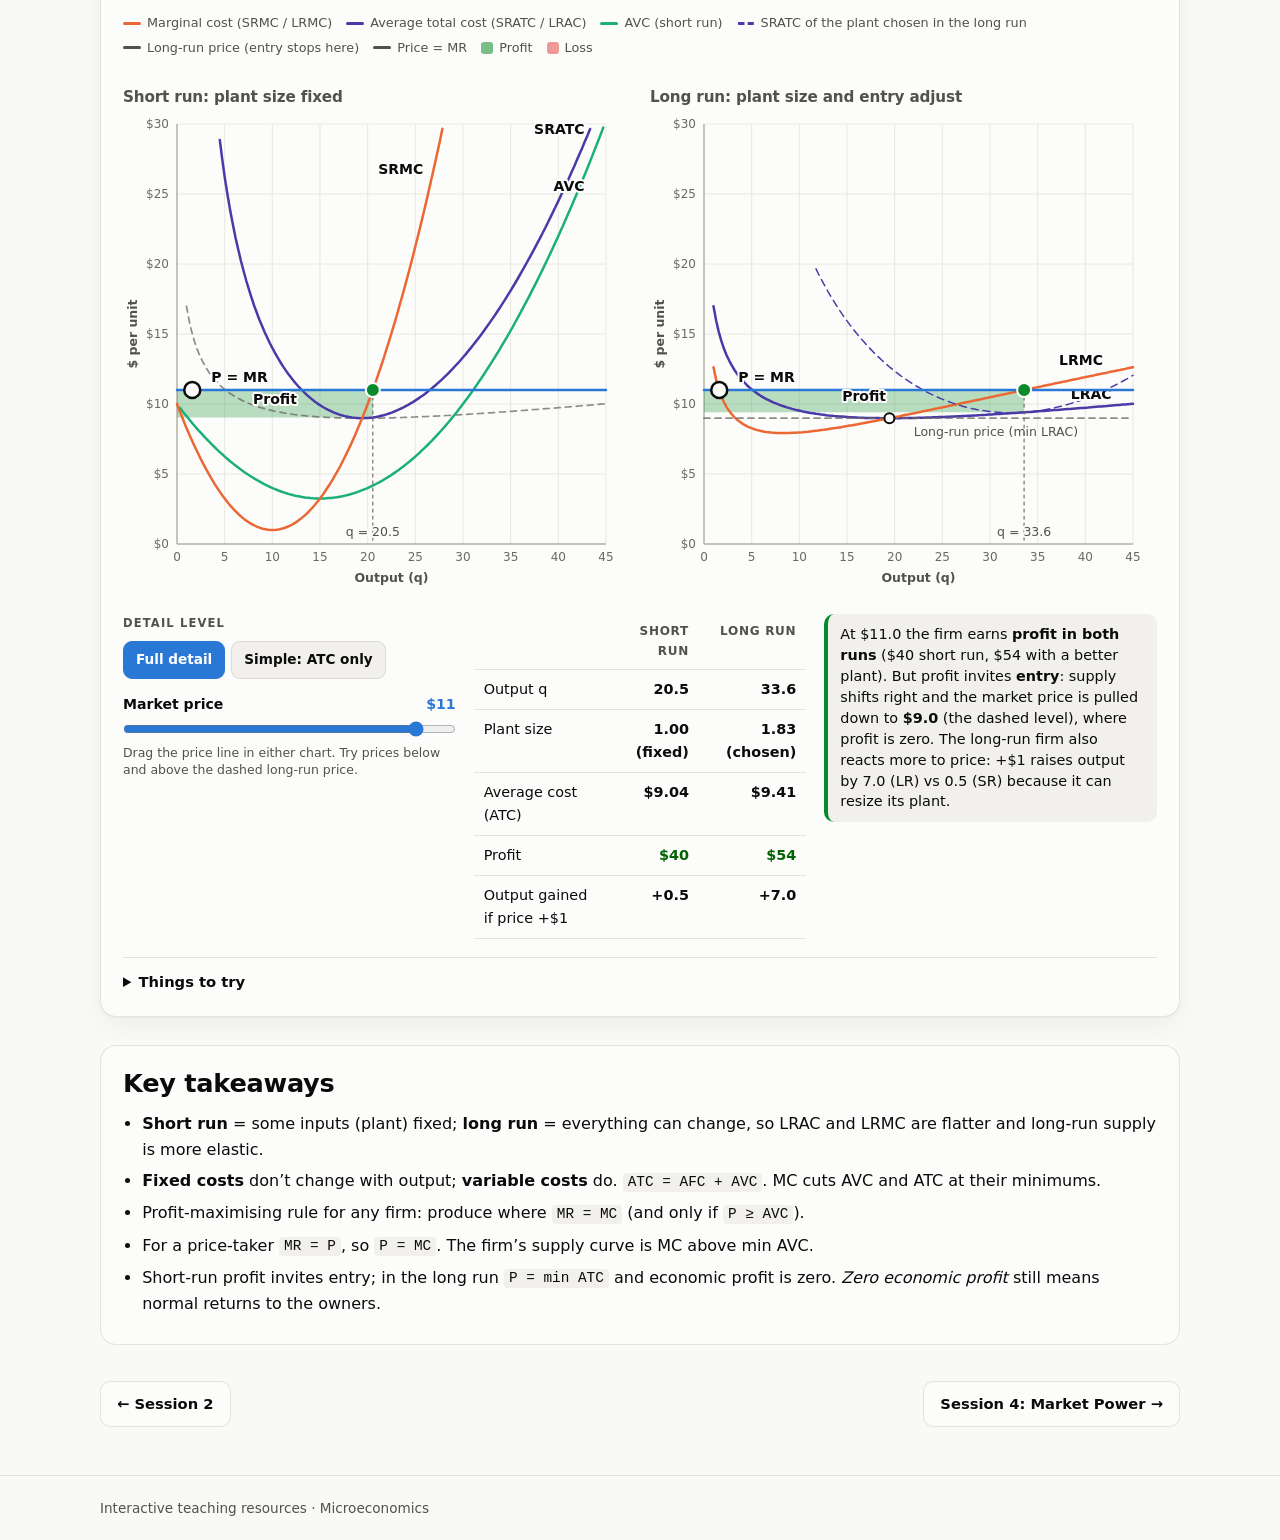
<file: microeconomics/03-firms-costs/index.html>
<!doctype html>
<html lang="en">
<head>
<meta charset="utf-8">
<meta name="viewport" content="width=device-width, initial-scale=1">
<title>Session 3 · Firms, Costs & Perfect Competition</title>
<meta name="description" content="Interactive cost curves, MR = MC profit maximisation, shutdown rule and long-run entry in perfect competition.">
<link rel="stylesheet" href="../../assets/css/site.css">
</head>
<body>
<header class="topbar"><div class="wrap">
  <nav class="crumbs" aria-label="Breadcrumb"><a href="../../">Teaching Resources</a><span aria-hidden="true">/</span><a href="../">Microeconomics</a><span aria-hidden="true">/</span><span>Session 3</span></nav>
</div></header>

<main class="wrap">
  <section class="hero">
    <div class="eyebrow">Microeconomics · Session 3</div>
    <h1>Firms, Costs &amp; Perfect Competition</h1>
    <p class="lede">Session 2 treated supply as a given curve. Now we look inside the firm: what does it cost to produce, how much should it produce, and why does the marginal cost curve <i>become</i> the supply curve?</p>
    <ul class="chips"><li>Production</li><li>Fixed &amp; variable costs</li><li>Average &amp; marginal costs</li><li>Revenue &amp; marginal revenue</li><li>Profit</li><li>MR = MC</li><li>Price-taking behaviour</li></ul>
  </section>

  <!-- ============ 3A ============ -->
  <section class="lab" id="lab-a">
    <div class="lab-head">
      <h2>3A · One price-taking firm: cost curves and the profit-maximising output</h2>
      <p>In perfect competition the firm is a <b>price taker</b>: it can sell as much as it likes at the market price, so <b>marginal revenue (MR) = price</b>. It keeps producing while the <i>next</i> unit adds more revenue than cost, and stops where <b>MR = MC</b>. <b>Drag the price line</b> up and down. The shaded box is profit (green) or loss (red).</p>
    </div>
    <div class="lab-body stack">
      <div id="legend-a"></div>
      <div class="duo">
        <div class="viz"><h3>Per-unit view: costs &amp; price</h3><div id="chart-a1"></div></div>
        <div class="viz"><h3>Total view: revenue vs. cost</h3><div id="chart-a2"></div></div>
      </div>
      <div class="panel row">
        <div id="ctl-a" class="panel"></div>
        <div id="stats-a"></div>
        <div id="msg-a" class="msg"></div>
      </div>
    </div>
    <details class="try"><summary>Things to try</summary><ul>
      <li>Too many lines? Switch <b>Detail level</b> to <b>Simple: ATC only</b>. It hides AVC, AFC and the fixed/variable cost sliders so you can focus on ATC, MC and the price line.</li>
      <li>Raise the price and see the output <b>slide up along the MC curve</b>. That’s why MC (above the shutdown point) <i>is</i> the firm’s supply curve.</li>
      <li>Drop the price below the ATC minimum: the firm makes a loss but should <i>still</i> produce if price ≥ AVC (it covers some fixed costs). Below AVC, shut down and lose only the fixed cost.</li>
      <li>In the total view, the profit gap is largest where the dashed line (slope = MC) is parallel to the revenue line (slope = P). That’s the same MR = MC rule seen another way.</li>
      <li>Raise fixed cost: ATC moves up but MC doesn’t — so the <i>output</i> decision is unchanged; only profit falls. (Fixed costs are sunk.)</li>
    </ul></details>
  </section>

  <!-- ============ 3B ============ -->
  <section class="lab" id="lab-b">
    <div class="lab-head">
      <h2>3B · The whole market: how competition erodes profit</h2>
      <p>Market supply is the sum of all firms’ MC curves (above shutdown). If firms make <b>profit</b>, others <b>enter</b>: supply shifts right, price falls. If they make <b>losses</b>, firms <b>exit</b>. It stops at <b>zero economic profit</b> where <b>P = minimum ATC</b>. Try a demand boom, then press <i>Auto-run</i>. You can also add a <b>per-unit tax or subsidy</b> on the firms.</p>
    </div>
    <div class="lab-body stack">
      <div id="legend-b"></div>
      <div class="duo">
        <div class="viz"><h3>The market</h3><div id="chart-b1"></div></div>
        <div class="viz"><h3>A typical firm</h3><div id="chart-b2"></div></div>
      </div>
      <div class="panel row">
        <div id="ctl-b" class="panel"></div>
        <div id="stats-b"></div>
        <div id="msg-b" class="msg"></div>
      </div>
      <div id="btn-b" class="btns"></div>
    </div>
    <details class="try"><summary>Things to try</summary><ul>
      <li>Set very few firms: the price is high and each firm earns a fat profit. Press “Auto-run” and watch entry push price down.</li>
      <li>Press “Reset”, then increase market demand. Short-run profits appear → entry → in the long run price returns to minimum ATC, but with <i>more firms and more output</i>.</li>
      <li>Set too many firms and watch exit happen.</li>
      <li>Add a <b>per-unit tax</b> on firms. Supply shifts up by the tax: consumers pay more, firms keep less, and the government collects the gold box. Press “Auto-run”: in the long run entry and exit push what firms <i>receive</i> back to the minimum ATC, so consumers end up paying min ATC + tax — the whole tax is passed on.</li>
    </ul></details>
  </section>

  <!-- ============ 3C ============ -->
  <section class="lab" id="lab-c">
    <div class="lab-head">
      <h2>3C · Short run vs. long run: how does the price affect one firm?</h2>
      <p>The <b>short run</b> firm is stuck with its plant, so it slides along its short-run curves (SRMC, SRATC). In the <b>long run</b> it can choose the best plant size for each output, so its cost curves are the flatter <b>LRAC</b> and <b>LRMC</b>, and each SRATC just touches LRAC at one point. Below, the <b>same market price</b> hits both firms <b>side by side</b>. <b>Drag the price line</b> in either chart.</p>
    </div>
    <div class="lab-body stack">
      <div id="legend-c"></div>
      <div class="duo">
        <div class="viz"><h3>Short run: plant size fixed</h3><div id="chart-c1"></div></div>
        <div class="viz"><h3>Long run: plant size and entry adjust</h3><div id="chart-c2"></div></div>
      </div>
      <div class="panel row">
        <div id="ctl-c" class="panel"></div>
        <div id="cmp-c"></div>
        <div id="msg-c" class="msg"></div>
      </div>
    </div>
    <details class="try"><summary>Things to try</summary><ul>
      <li>Set the price above the dashed level ($9). Both firms earn profit, but in the long run <b>entry</b> pushes the price back down to the minimum of LRAC, where profit is zero.</li>
      <li>Watch the <b>“Output gained if price +$1”</b> row: the long-run firm responds more, because its LRMC is flatter than its SRMC. That’s why <b>long-run supply is more elastic</b> than short-run supply.</li>
      <li>In the long-run chart, the dashed violet curve is the SRATC of the plant the firm picks. It touches LRAC exactly at the chosen output — LRAC is the lower envelope of all the short-run curves.</li>
      <li>Push the price below the dashed level: the short-run firm may keep producing (if P ≥ AVC), but in the long run it must <b>exit</b>.</li>
    </ul></details>
  </section>

  <section class="takeaways">
    <h2>Key takeaways</h2>
    <ul>
      <li><b>Short run</b> = some inputs (plant) fixed; <b>long run</b> = everything can change, so LRAC and LRMC are flatter and long-run supply is more elastic.</li>
      <li><b>Fixed costs</b> don’t change with output; <b>variable costs</b> do. <code>ATC = AFC + AVC</code>. MC cuts AVC and ATC at their minimums.</li>
      <li>Profit-maximising rule for any firm: produce where <code>MR = MC</code> (and only if <code>P ≥ AVC</code>).</li>
      <li>For a price-taker <code>MR = P</code>, so <code>P = MC</code>. The firm’s supply curve is MC above min AVC.</li>
      <li>Short-run profit invites entry; in the long run <code>P = min ATC</code> and economic profit is zero. <i>Zero economic profit</i> still means normal returns to the owners.</li>
    </ul>
  </section>

  <nav class="pager" aria-label="Session navigation">
    <a href="../02-demand-supply/">← Session 2</a>
    <a href="../04-market-power/">Session 4: Market Power →</a>
  </nav>
</main>
<footer class="site"><div class="wrap">Interactive teaching resources · Microeconomics</div></footer>

<script src="../../assets/js/chart.js"></script>
<script src="app.js"></script>
</body>
</html>
</file>
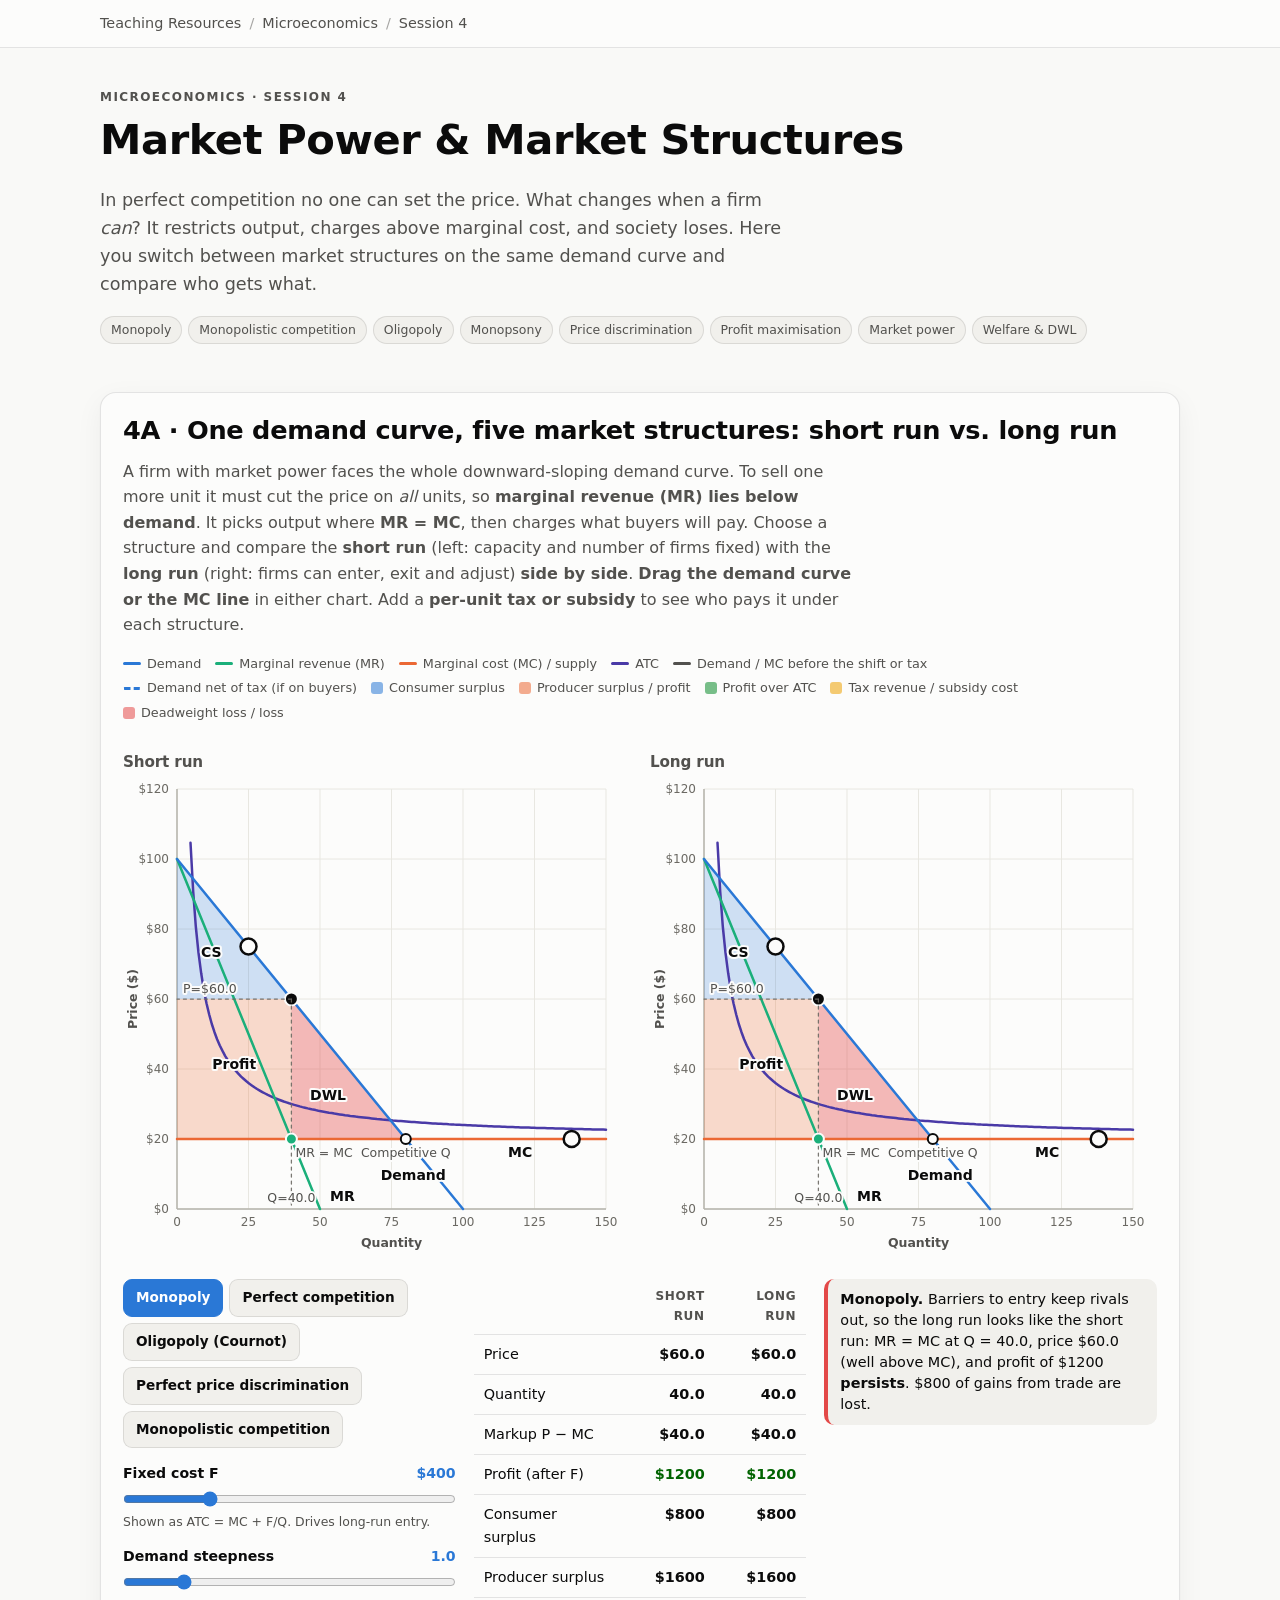
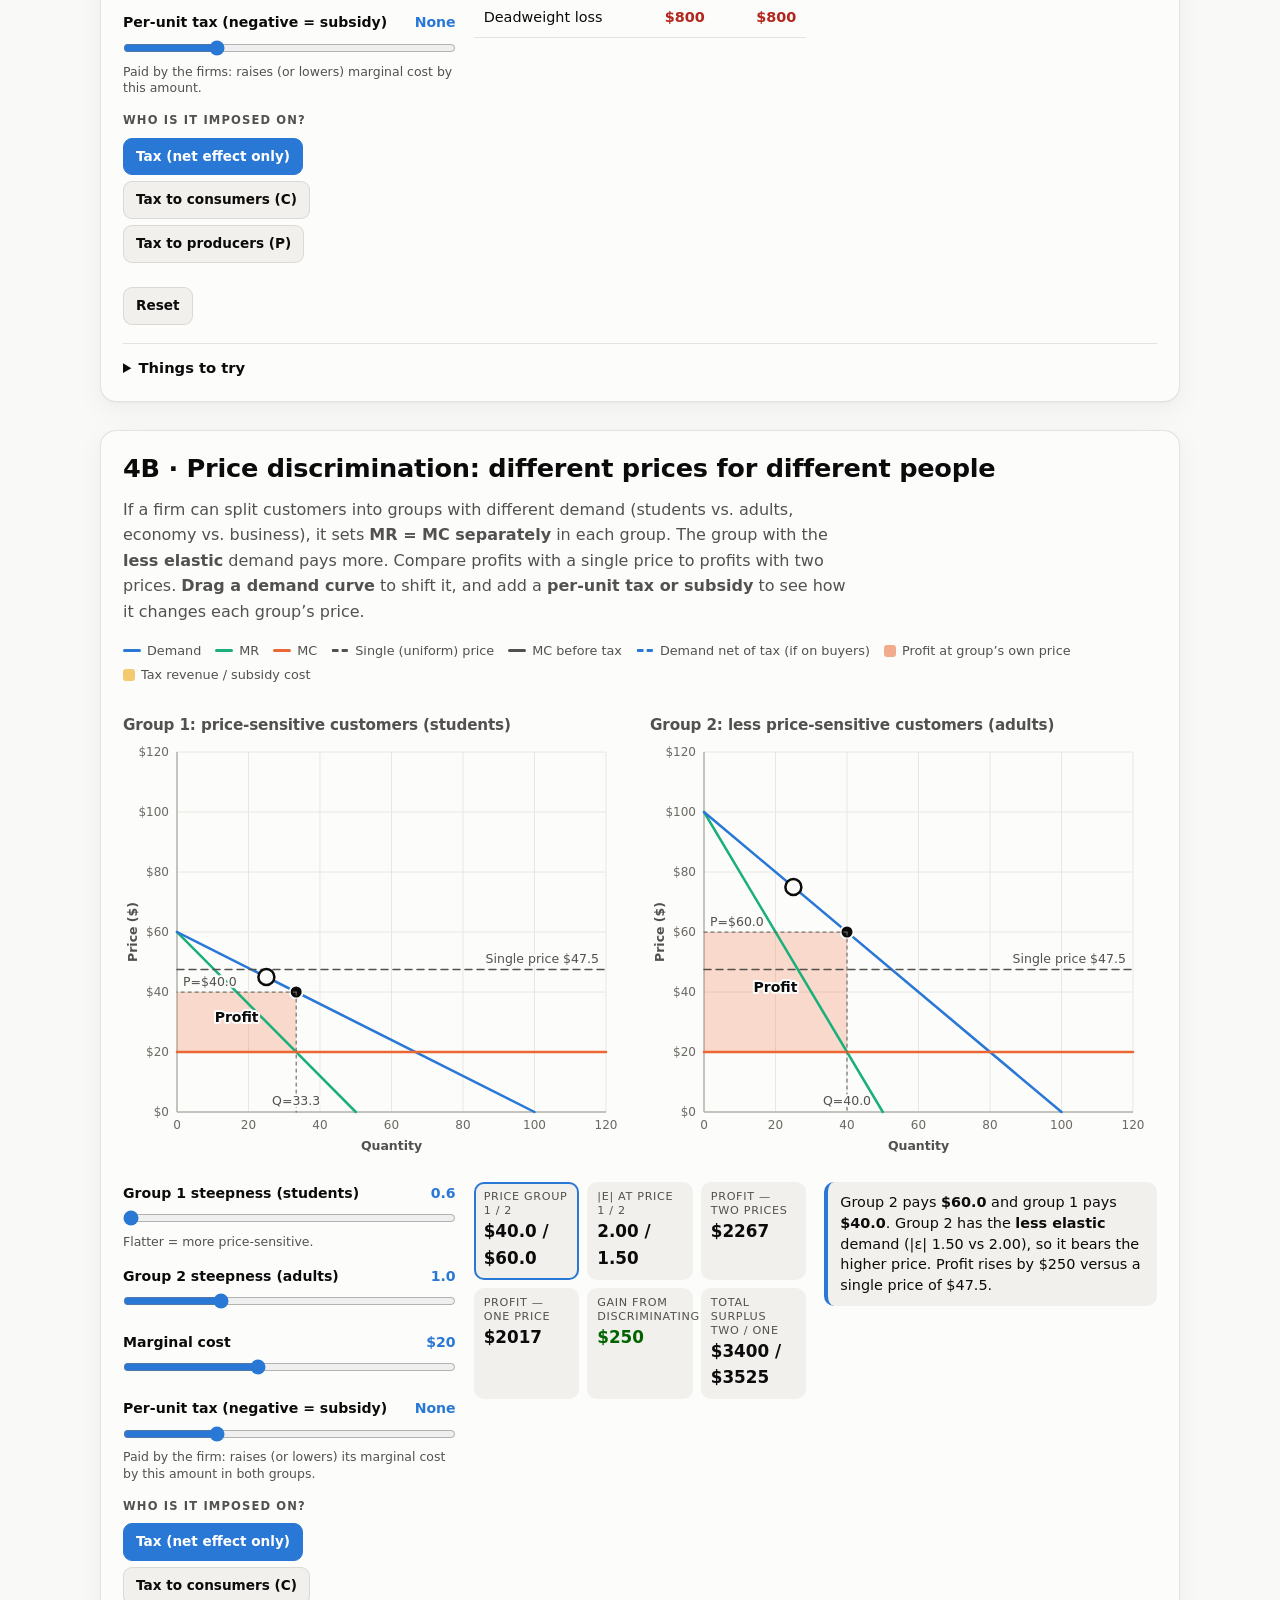
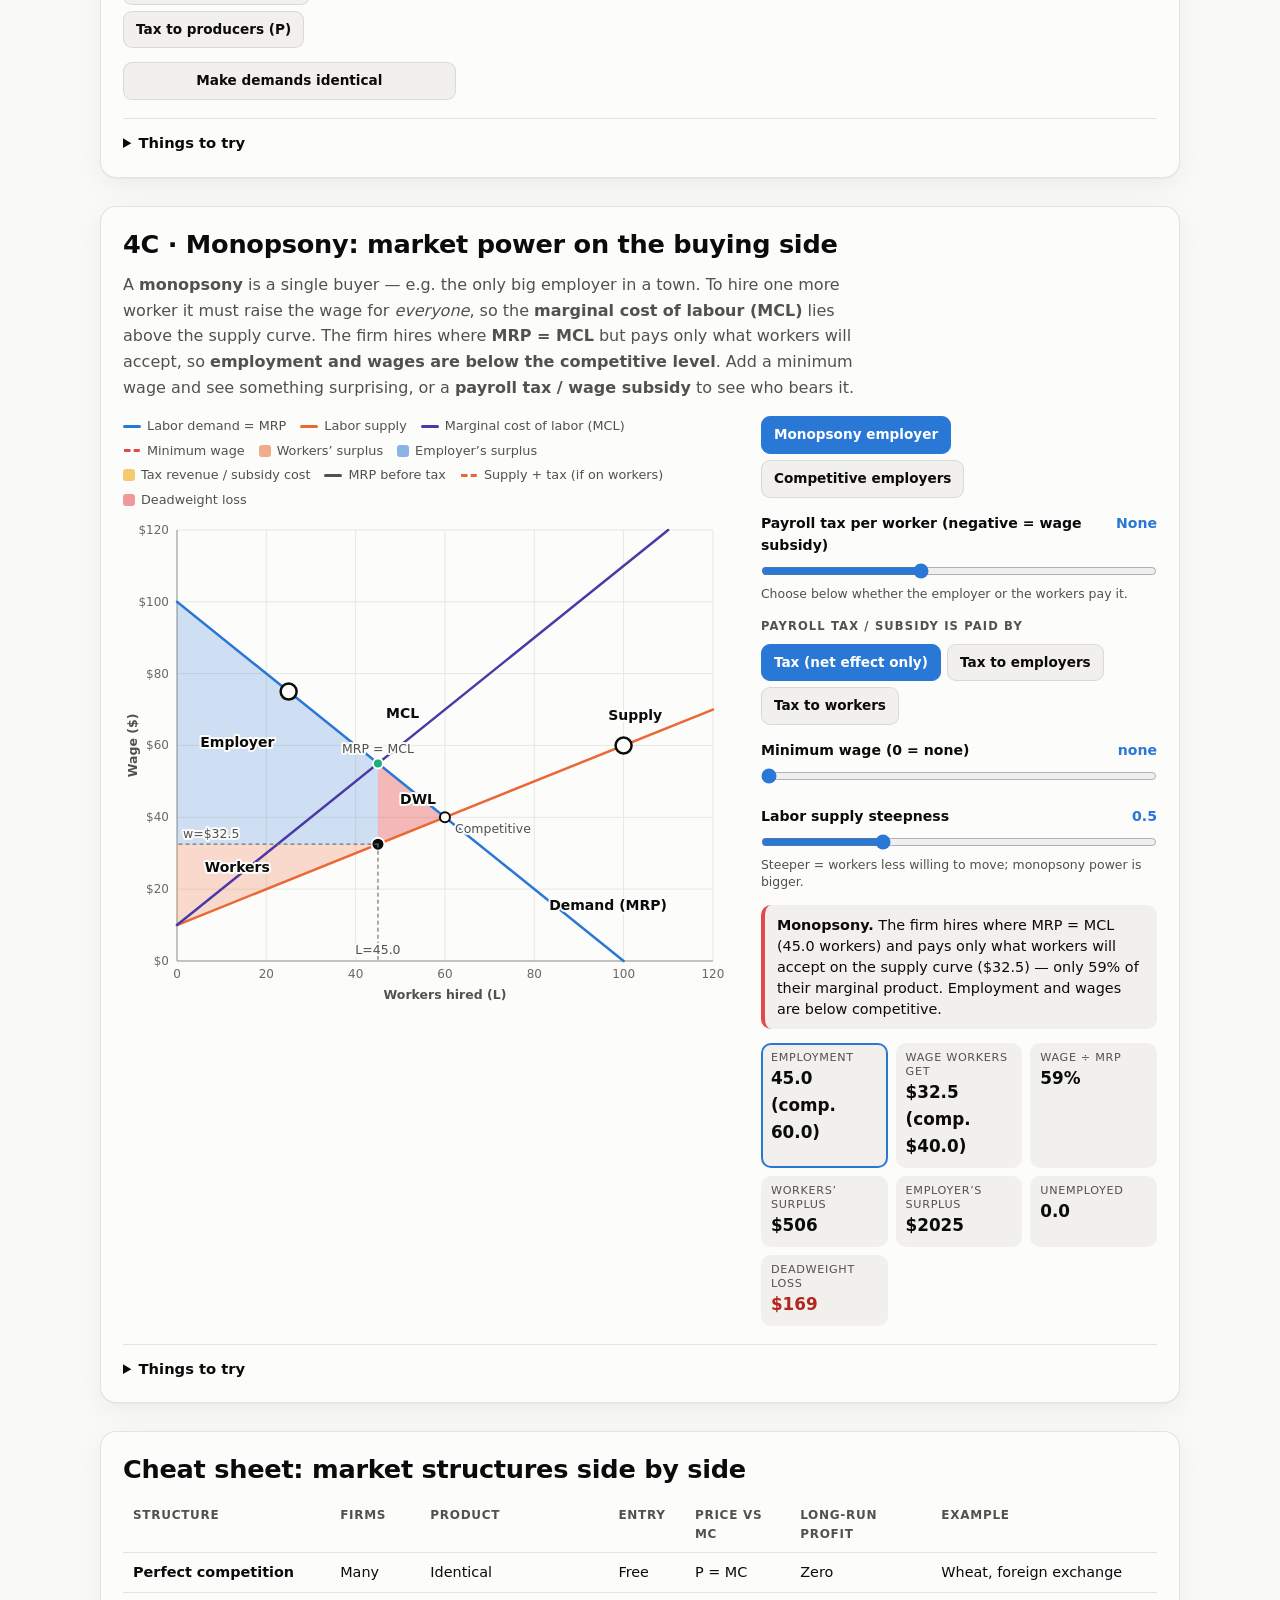
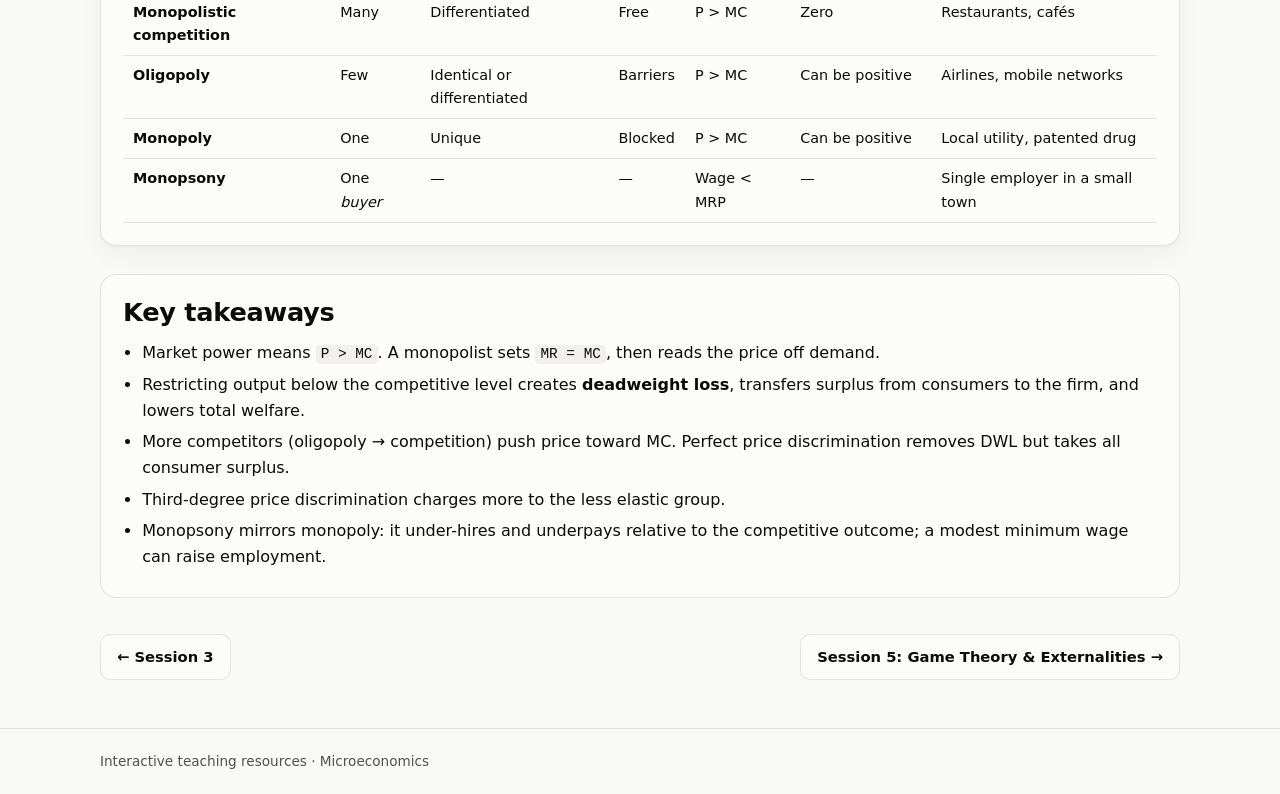
<file: microeconomics/04-market-power/index.html>
<!doctype html>
<html lang="en">
<head>
<meta charset="utf-8">
<meta name="viewport" content="width=device-width, initial-scale=1">
<title>Session 4 · Market Power & Market Structures</title>
<meta name="description" content="Interactive monopoly, oligopoly, monopolistic competition, price discrimination and monopsony with welfare and deadweight loss.">
<link rel="stylesheet" href="../../assets/css/site.css">
</head>
<body>
<header class="topbar"><div class="wrap">
  <nav class="crumbs" aria-label="Breadcrumb"><a href="../../">Teaching Resources</a><span aria-hidden="true">/</span><a href="../">Microeconomics</a><span aria-hidden="true">/</span><span>Session 4</span></nav>
</div></header>

<main class="wrap">
  <section class="hero">
    <div class="eyebrow">Microeconomics · Session 4</div>
    <h1>Market Power &amp; Market Structures</h1>
    <p class="lede">In perfect competition no one can set the price. What changes when a firm <i>can</i>? It restricts output, charges above marginal cost, and society loses. Here you switch between market structures on the same demand curve and compare who gets what.</p>
    <ul class="chips"><li>Monopoly</li><li>Monopolistic competition</li><li>Oligopoly</li><li>Monopsony</li><li>Price discrimination</li><li>Profit maximisation</li><li>Market power</li><li>Welfare &amp; DWL</li></ul>
  </section>

  <!-- ============ 4A ============ -->
  <section class="lab" id="lab-a">
    <div class="lab-head">
      <h2>4A · One demand curve, five market structures: short run vs. long run</h2>
      <p>A firm with market power faces the whole downward-sloping demand curve. To sell one more unit it must cut the price on <i>all</i> units, so <b>marginal revenue (MR) lies below demand</b>. It picks output where <b>MR = MC</b>, then charges what buyers will pay. Choose a structure and compare the <b>short run</b> (left: capacity and number of firms fixed) with the <b>long run</b> (right: firms can enter, exit and adjust) <b>side by side</b>. <b>Drag the demand curve or the MC line</b> in either chart. Add a <b>per-unit tax or subsidy</b> to see who pays it under each structure.</p>
    </div>
    <div class="lab-body stack">
      <div id="legend-a"></div>
      <div class="duo">
        <div class="viz"><h3>Short run</h3><div id="chart-a"></div></div>
        <div class="viz"><h3>Long run</h3><div id="chart-a2"></div></div>
      </div>
      <div class="panel row">
        <div id="ctl-a" class="panel"></div>
        <div id="cmp-a"></div>
        <div id="msg-a" class="msg"></div>
      </div>
      <div id="btn-a" class="btns"></div>
    </div>
    <details class="try"><summary>Things to try</summary><ul>
      <li><b>Perfect competition:</b> demand starts with a boom. In the short run price jumps up the steep supply curve and firms earn profit (green box); in the long run entry pushes price back to LRAC and profit vanishes. Drag demand back to 100 and the two runs match.</li>
      <li><b>Monopoly:</b> short run = long run. Barriers to entry let the profit last, and the red triangle (deadweight loss) never goes away.</li>
      <li><b>Oligopoly (Cournot):</b> the short run has a fixed number of firms. In the long run entry changes the number of firms until profit per firm is ~0. Raise fixed cost F: fewer firms survive.</li>
      <li><b>Monopolistic competition:</b> profit in the short run, but new brands shift each firm’s demand left in the long run until it just touches ATC (zero profit), with price still above MC.</li>
      <li><b>Tax pass-through:</b> add a per-unit tax. A monopolist with linear demand raises price by only about <i>half</i> the tax; a competitive industry with free entry passes on <i>all</i> of it in the long run. The gold box is government revenue.</li>
      <li><b>Perfect price discrimination:</b> output is efficient (no DWL) but consumers get zero surplus.</li>
      <li>Raise the marginal cost line. The monopoly price rises by <i>half</i> as much — why? (MR slopes twice as steeply as demand.)</li>
    </ul></details>
  </section>

  <!-- ============ 4B ============ -->
  <section class="lab" id="lab-b">
    <div class="lab-head">
      <h2>4B · Price discrimination: different prices for different people</h2>
      <p>If a firm can split customers into groups with different demand (students vs. adults, economy vs. business), it sets <b>MR = MC separately</b> in each group. The group with the <b>less elastic</b> demand pays more. Compare profits with a single price to profits with two prices. <b>Drag a demand curve</b> to shift it, and add a <b>per-unit tax or subsidy</b> to see how it changes each group’s price.</p>
    </div>
    <div class="lab-body stack">
      <div id="legend-b"></div>
      <div class="duo">
        <div class="viz"><h3>Group 1: price-sensitive customers (students)</h3><div id="chart-b1"></div></div>
        <div class="viz"><h3>Group 2: less price-sensitive customers (adults)</h3><div id="chart-b2"></div></div>
      </div>
      <div class="panel row">
        <div id="ctl-b" class="panel"></div>
        <div id="stats-b"></div>
        <div id="msg-b" class="msg"></div>
      </div>
    </div>
    <details class="try"><summary>Things to try</summary><ul>
      <li>Make the two demand curves identical. The two prices coincide and price discrimination earns nothing extra.</li>
      <li>Make group 1 much more elastic (flatter). The gap between the prices widens and the profit gain rises.</li>
      <li>Add a <b>per-unit tax</b>: marginal cost rises by the tax in both groups. With linear demand each group’s price rises by about <i>half</i> the tax, so the gap between the two prices stays about the same, and the gold boxes show government revenue.</li>
      <li>Watch total surplus: discrimination can even <i>raise</i> efficiency when it lets the firm serve a group it would otherwise ignore.</li>
    </ul></details>
  </section>

  <!-- ============ 4C ============ -->
  <section class="lab" id="lab-c">
    <div class="lab-head">
      <h2>4C · Monopsony: market power on the buying side</h2>
      <p>A <b>monopsony</b> is a single buyer — e.g. the only big employer in a town. To hire one more worker it must raise the wage for <i>everyone</i>, so the <b>marginal cost of labour (MCL)</b> lies above the supply curve. The firm hires where <b>MRP = MCL</b> but pays only what workers will accept, so <b>employment and wages are below the competitive level</b>. Add a minimum wage and see something surprising, or a <b>payroll tax / wage subsidy</b> to see who bears it.</p>
    </div>
    <div class="lab-body">
      <div class="viz">
        <div id="legend-c"></div>
        <div id="chart-c"></div>
      </div>
      <div class="panel">
        <div id="ctl-c" class="panel"></div>
        <div id="msg-c" class="msg"></div>
        <div id="stats-c"></div>
      </div>
    </div>
    <details class="try"><summary>Things to try</summary><ul>
      <li>Switch between competitive and monopsony employers to see the drop in wage and employment.</li>
      <li>In monopsony, raise the minimum wage from $0. Between the monopsony wage and the competitive wage, <b>employment rises</b>.</li>
      <li>Add a <b>payroll tax</b> per worker: the employer’s demand for labor shifts down by the tax, the wage falls and employment drops. The gold area is government revenue; workers bear the share the wage falls by.</li>
      <li>Push the minimum wage above the competitive wage — now employers cut jobs and unemployment appears, as in the standard competitive model.</li>
    </ul></details>
  </section>

  <section class="lab">
    <div class="lab-head"><h2>Cheat sheet: market structures side by side</h2></div>
    <div class="tbl-wrap"><table class="tbl">
      <thead><tr><th>Structure</th><th>Firms</th><th>Product</th><th>Entry</th><th>Price vs MC</th><th>Long-run profit</th><th>Example</th></tr></thead>
      <tbody>
        <tr><td><b>Perfect competition</b></td><td>Many</td><td>Identical</td><td>Free</td><td>P = MC</td><td>Zero</td><td>Wheat, foreign exchange</td></tr>
        <tr><td><b>Monopolistic competition</b></td><td>Many</td><td>Differentiated</td><td>Free</td><td>P &gt; MC</td><td>Zero</td><td>Restaurants, cafés</td></tr>
        <tr><td><b>Oligopoly</b></td><td>Few</td><td>Identical or differentiated</td><td>Barriers</td><td>P &gt; MC</td><td>Can be positive</td><td>Airlines, mobile networks</td></tr>
        <tr><td><b>Monopoly</b></td><td>One</td><td>Unique</td><td>Blocked</td><td>P &gt; MC</td><td>Can be positive</td><td>Local utility, patented drug</td></tr>
        <tr><td><b>Monopsony</b></td><td>One <i>buyer</i></td><td>—</td><td>—</td><td>Wage &lt; MRP</td><td>—</td><td>Single employer in a small town</td></tr>
      </tbody></table></div>
  </section>

  <section class="takeaways">
    <h2>Key takeaways</h2>
    <ul>
      <li>Market power means <code>P &gt; MC</code>. A monopolist sets <code>MR = MC</code>, then reads the price off demand.</li>
      <li>Restricting output below the competitive level creates <b>deadweight loss</b>, transfers surplus from consumers to the firm, and lowers total welfare.</li>
      <li>More competitors (oligopoly → competition) push price toward MC. Perfect price discrimination removes DWL but takes all consumer surplus.</li>
      <li>Third-degree price discrimination charges more to the less elastic group.</li>
      <li>Monopsony mirrors monopoly: it under-hires and underpays relative to the competitive outcome; a modest minimum wage can raise employment.</li>
    </ul>
  </section>

  <nav class="pager" aria-label="Session navigation">
    <a href="../03-firms-costs/">← Session 3</a>
    <a href="../05-game-theory-externalities/">Session 5: Game Theory &amp; Externalities →</a>
  </nav>
</main>
<footer class="site"><div class="wrap">Interactive teaching resources · Microeconomics</div></footer>

<script src="../../assets/js/chart.js"></script>
<script src="app.js"></script>
</body>
</html>
</file>
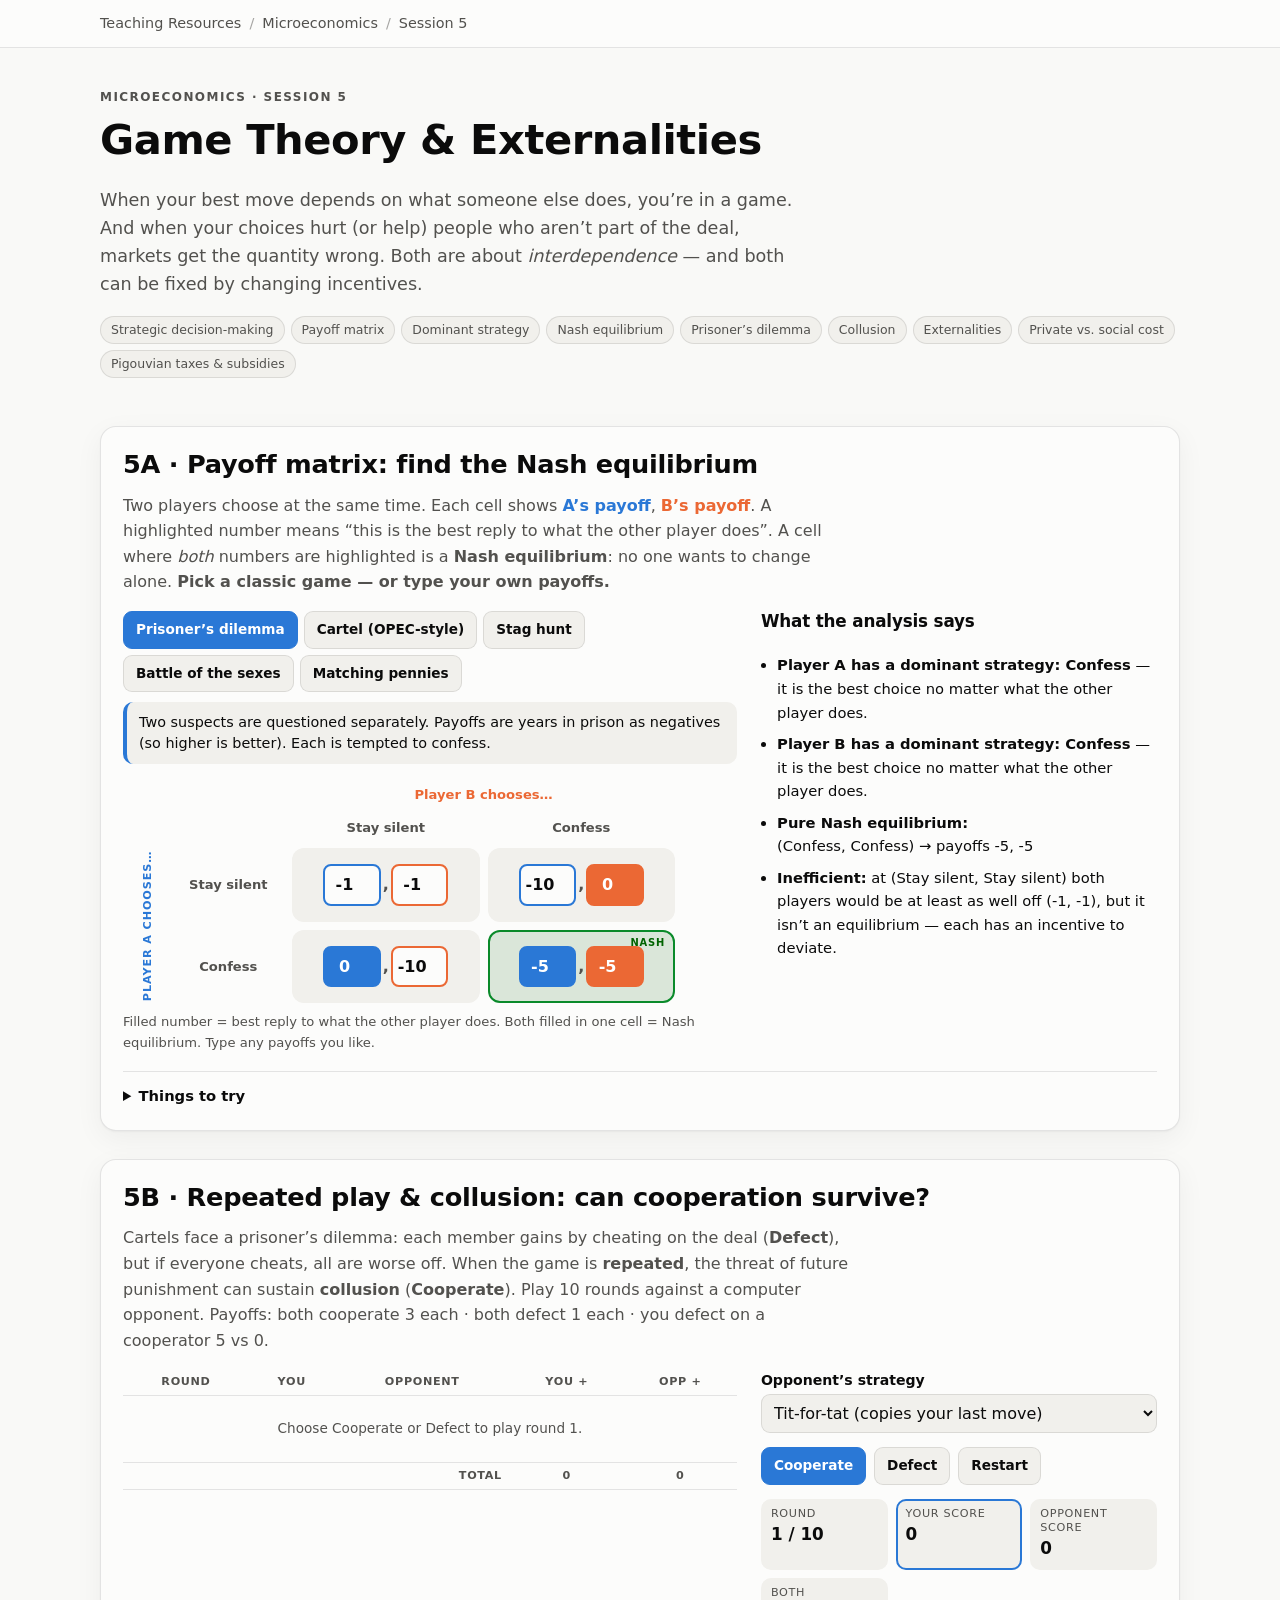
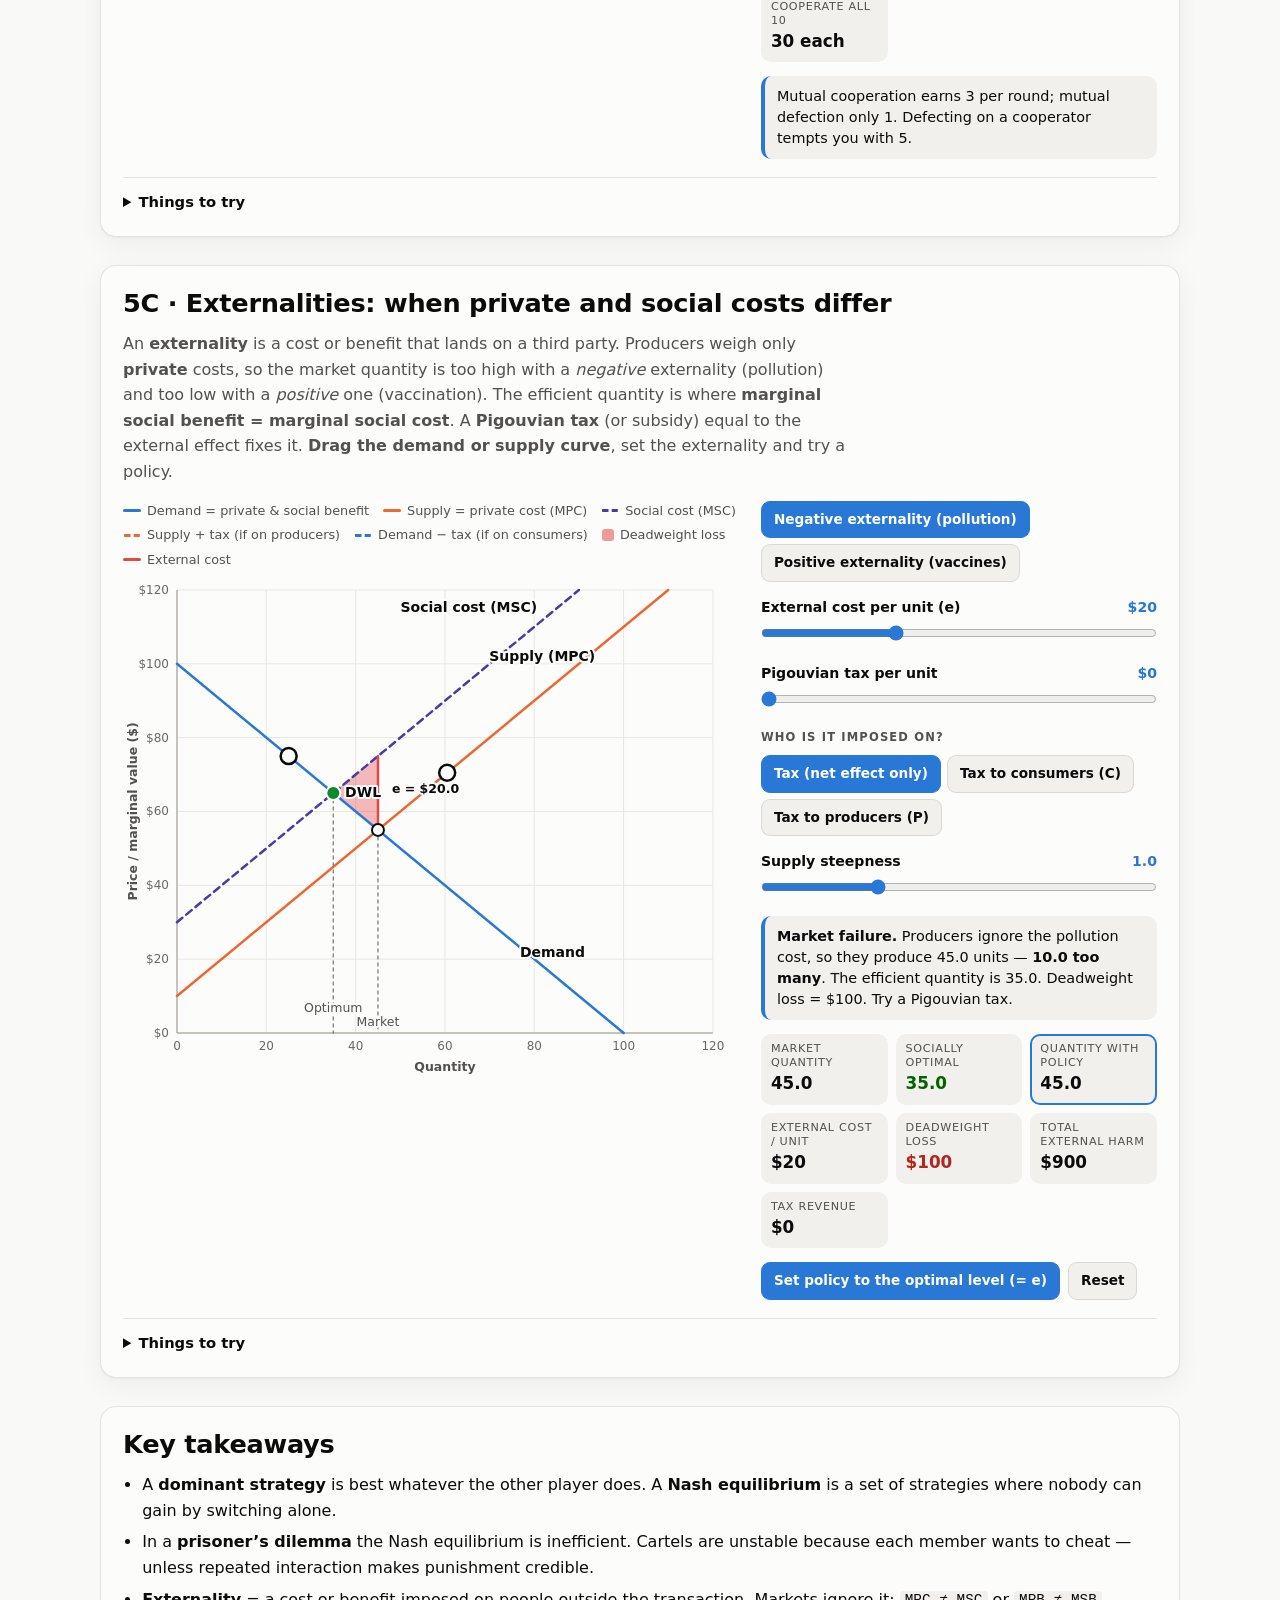
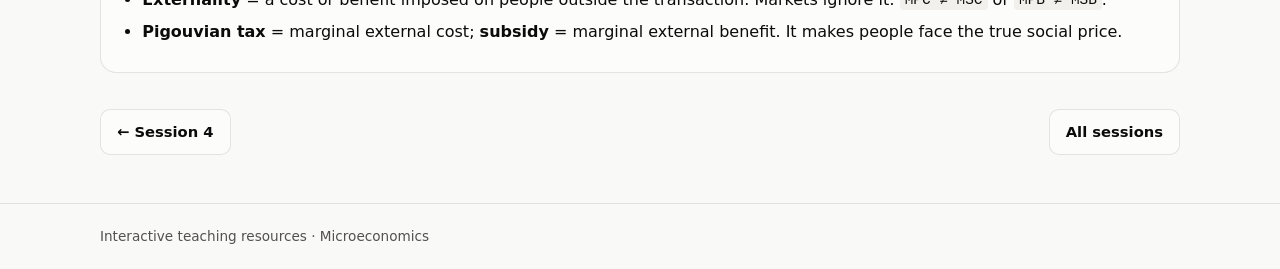
<file: microeconomics/05-game-theory-externalities/index.html>
<!doctype html>
<html lang="en">
<head>
<meta charset="utf-8">
<meta name="viewport" content="width=device-width, initial-scale=1">
<title>Session 5 · Game Theory & Externalities</title>
<meta name="description" content="Interactive payoff matrix solver (Nash equilibrium, dominant strategies), repeated prisoner's dilemma, and externalities with Pigouvian taxes and subsidies.">
<link rel="stylesheet" href="../../assets/css/site.css">
</head>
<body>
<header class="topbar"><div class="wrap">
  <nav class="crumbs" aria-label="Breadcrumb"><a href="../../">Teaching Resources</a><span aria-hidden="true">/</span><a href="../">Microeconomics</a><span aria-hidden="true">/</span><span>Session 5</span></nav>
</div></header>

<main class="wrap">
  <section class="hero">
    <div class="eyebrow">Microeconomics · Session 5</div>
    <h1>Game Theory &amp; Externalities</h1>
    <p class="lede">When your best move depends on what someone else does, you’re in a game. And when your choices hurt (or help) people who aren’t part of the deal, markets get the quantity wrong. Both are about <i>interdependence</i> — and both can be fixed by changing incentives.</p>
    <ul class="chips"><li>Strategic decision-making</li><li>Payoff matrix</li><li>Dominant strategy</li><li>Nash equilibrium</li><li>Prisoner’s dilemma</li><li>Collusion</li><li>Externalities</li><li>Private vs. social cost</li><li>Pigouvian taxes &amp; subsidies</li></ul>
  </section>

  <!-- ============ 5A ============ -->
  <section class="lab" id="lab-a">
    <div class="lab-head">
      <h2>5A · Payoff matrix: find the Nash equilibrium</h2>
      <p>Two players choose at the same time. Each cell shows <b style="color:var(--demand)">A’s payoff</b>, <b style="color:var(--supply)">B’s payoff</b>. A highlighted number means “this is the best reply to what the other player does”. A cell where <i>both</i> numbers are highlighted is a <b>Nash equilibrium</b>: no one wants to change alone. <b>Pick a classic game — or type your own payoffs.</b></p>
    </div>
    <div class="lab-body">
      <div class="viz">
        <div id="presets"></div>
        <p id="story" class="msg" style="margin:10px 0"></p>
        <div id="matrix-host"></div>
      </div>
      <div class="panel">
        <h3>What the analysis says</h3>
        <ul id="analysis" class="analysis"></ul>
      </div>
    </div>
    <details class="try"><summary>Things to try</summary><ul>
      <li><b>Prisoner’s dilemma:</b> both players have a <i>dominant strategy</i> (Confess), so the Nash equilibrium is (Confess, Confess) — yet both would be better off at (Silent, Silent). Individually rational, collectively bad.</li>
      <li>Change the payoffs for the mutual-cooperation cell so it’s <i>lower</i> than the temptation payoff — see when cooperation stops being an equilibrium.</li>
      <li><b>Stag hunt</b> and <b>Battle of the sexes</b> have <i>two</i> pure equilibria. Which one gets played? Game theory alone can’t say.</li>
      <li><b>Matching pennies</b> has no pure equilibrium — only a <i>mixed</i> one where each player randomises.</li>
    </ul></details>
  </section>

  <!-- ============ 5B ============ -->
  <section class="lab" id="lab-b">
    <div class="lab-head">
      <h2>5B · Repeated play &amp; collusion: can cooperation survive?</h2>
      <p>Cartels face a prisoner’s dilemma: each member gains by cheating on the deal (<b>Defect</b>), but if everyone cheats, all are worse off. When the game is <b>repeated</b>, the threat of future punishment can sustain <b>collusion</b> (<b>Cooperate</b>). Play 10 rounds against a computer opponent. Payoffs: both cooperate 3 each · both defect 1 each · you defect on a cooperator 5 vs 0.</p>
    </div>
    <div class="lab-body">
      <div class="viz">
        <div id="rounds-host" class="scroll-y"></div>
      </div>
      <div class="panel">
        <div class="ctl"><label for="opp"><span>Opponent’s strategy</span></label>
          <select id="opp" style="width:100%;font:inherit;padding:8px;border-radius:9px;border:1px solid var(--border);background:var(--surface2);color:var(--ink)">
            <option value="tft">Tit-for-tat (copies your last move)</option>
            <option value="coop">Always cooperate</option>
            <option value="defect">Always defect</option>
            <option value="grim">Grim trigger (never forgives a defection)</option>
            <option value="random">Random 50/50</option>
          </select></div>
        <div id="btn-b" class="btns"></div>
        <div id="stats-b"></div>
        <div id="msg-b" class="msg"></div>
      </div>
    </div>
    <details class="try"><summary>Things to try</summary><ul>
      <li>Against tit-for-tat, cooperate every round: you both get 30. Try defecting once — you gain 2 that round but lose more later.</li>
      <li>Against “always cooperate”, defecting every round is the best response — cooperation only survives if the opponent <i>punishes</i>.</li>
      <li>Defect on the last round against tit-for-tat. Because the end is known, backward induction says <i>both</i> should defect in the last round — and then the one before, and so on. Real cartels survive because there is no known last round.</li>
    </ul></details>
  </section>

  <!-- ============ 5C ============ -->
  <section class="lab" id="lab-c">
    <div class="lab-head">
      <h2>5C · Externalities: when private and social costs differ</h2>
      <p>An <b>externality</b> is a cost or benefit that lands on a third party. Producers weigh only <b>private</b> costs, so the market quantity is too high with a <i>negative</i> externality (pollution) and too low with a <i>positive</i> one (vaccination). The efficient quantity is where <b>marginal social benefit = marginal social cost</b>. A <b>Pigouvian tax</b> (or subsidy) equal to the external effect fixes it. <b>Drag the demand or supply curve</b>, set the externality and try a policy.</p>
    </div>
    <div class="lab-body">
      <div class="viz">
        <div id="legend-c"></div>
        <div id="chart-c"></div>
      </div>
      <div class="panel">
        <div id="ctl-c" class="panel"></div>
        <div id="msg-c" class="msg"></div>
        <div id="stats-c"></div>
        <div id="btn-c" class="btns"></div>
      </div>
    </div>
    <details class="try"><summary>Things to try</summary><ul>
      <li>Negative externality: increase the external cost per unit. The <b>social cost</b> curve rises above the private supply, the efficient quantity falls, and the deadweight loss triangle grows.</li>
      <li>Add a tax and slide it up from zero. Deadweight loss shrinks until the tax equals the external cost per unit — then <i>too much</i> tax makes it grow again.</li>
      <li>Switch to a positive externality (e.g. vaccines) — the fix is a <b>subsidy</b>, not a tax.</li>
      <li>Steeper supply (less responsive) means the same tax changes quantity less — but the <i>optimal</i> tax is still the external cost.</li>
    </ul></details>
  </section>

  <section class="takeaways">
    <h2>Key takeaways</h2>
    <ul>
      <li>A <b>dominant strategy</b> is best whatever the other player does. A <b>Nash equilibrium</b> is a set of strategies where nobody can gain by switching alone.</li>
      <li>In a <b>prisoner’s dilemma</b> the Nash equilibrium is inefficient. Cartels are unstable because each member wants to cheat — unless repeated interaction makes punishment credible.</li>
      <li><b>Externality</b> = a cost or benefit imposed on people outside the transaction. Markets ignore it: <code>MPC ≠ MSC</code> or <code>MPB ≠ MSB</code>.</li>
      <li><b>Pigouvian tax</b> = marginal external cost; <b>subsidy</b> = marginal external benefit. It makes people face the true social price.</li>
    </ul>
  </section>

  <nav class="pager" aria-label="Session navigation">
    <a href="../04-market-power/">← Session 4</a>
    <a href="../">All sessions</a>
  </nav>
</main>
<footer class="site"><div class="wrap">Interactive teaching resources · Microeconomics</div></footer>

<script src="../../assets/js/chart.js"></script>
<script src="app.js"></script>
</body>
</html>
</file>
<file: assets/css/site.css>
/* ==========================================================================
   Teaching Resources — shared styles
   Colour roles are consistent across every chart on the site:
     demand / consumers  = blue      supply / MC / producers = orange
     MR / AVC            = aqua      ATC / social cost       = violet
     AFC                 = magenta   loss / DWL / harm       = red
     profit / gain       = green     tax revenue / gov       = gold
   ========================================================================== */

:root {
  color-scheme: light;
  --bg: #f9f9f7;
  --surface: #fcfcfb;
  --surface2: #f1f0ec;
  --ink: #0b0b0b;
  --ink2: #52514e;
  --tick: #6b6963;
  --grid: #e8e7e1;
  --axis: #b5b3ab;
  --border: rgba(11, 11, 11, 0.10);
  --shadow: 0 1px 2px rgba(0, 0, 0, .04), 0 8px 28px rgba(0, 0, 0, .05);

  --demand: #2a78d6;
  --supply: #eb6834;
  --aqua: #1baf7a;
  --violet: #4a3aa7;
  --magenta: #e87ba4;
  --gold: #eda100;
  --green: #0a8a2a;
  --red: #e34948;
  --good-text: #006300;
  --bad-text: #b3261e;
  --accent: var(--demand);
}

@media (prefers-color-scheme: dark) {
  :root {
    color-scheme: dark;
    --bg: #0d0d0d;
    --surface: #1a1a19;
    --surface2: #242422;
    --ink: #ffffff;
    --ink2: #c3c2b7;
    --tick: #a8a79e;
    --grid: #2c2c2a;
    --axis: #4d4d49;
    --border: rgba(255, 255, 255, 0.10);
    --shadow: none;

    --demand: #3987e5;
    --supply: #d95926;
    --aqua: #199e70;
    --violet: #9085e9;
    --magenta: #d55181;
    --gold: #c98500;
    --green: #0ca30c;
    --red: #e66767;
    --good-text: #3fc23f;
    --bad-text: #ff8a80;
  }
}

* { box-sizing: border-box; }
html { -webkit-text-size-adjust: 100%; }
body {
  margin: 0;
  background: var(--bg);
  color: var(--ink);
  font: 16px/1.6 system-ui, -apple-system, "Segoe UI", sans-serif;
}
a { color: var(--accent); }
h1, h2, h3 { line-height: 1.2; margin: 0 0 .5em; letter-spacing: -0.01em; }
h1 { font-size: clamp(1.8rem, 4.5vw, 2.6rem); }
h2 { font-size: clamp(1.25rem, 2.8vw, 1.6rem); }
h3 { font-size: 1.05rem; }
p { margin: 0 0 1em; }
code { background: var(--surface2); padding: .1em .35em; border-radius: 4px; font-size: .9em; }

.wrap { max-width: 1120px; margin: 0 auto; padding: 0 20px; }

/* ---------- top bar ---------- */
.topbar { border-bottom: 1px solid var(--border); background: var(--surface); }
.topbar .wrap { display: flex; gap: 16px; align-items: center; justify-content: space-between; padding-block: 12px; flex-wrap: wrap; }
.crumbs { display: flex; gap: 8px; flex-wrap: wrap; font-size: .9rem; color: var(--ink2); }
.crumbs a { color: var(--ink2); text-decoration: none; }
.crumbs a:hover { color: var(--ink); text-decoration: underline; }
.crumbs span[aria-hidden] { opacity: .5; }

/* ---------- hero ---------- */
.hero { padding-block: 40px 20px; }
.hero .eyebrow { text-transform: uppercase; letter-spacing: .12em; font-size: .75rem; color: var(--ink2); font-weight: 600; margin-bottom: 8px; }
.hero p.lede { font-size: 1.1rem; color: var(--ink2); max-width: 62ch; }
.chips { display: flex; flex-wrap: wrap; gap: 6px; margin: 14px 0 0; padding: 0; list-style: none; }
.chips li { font-size: .78rem; padding: 3px 10px; border-radius: 999px; background: var(--surface2); color: var(--ink2); border: 1px solid var(--border); }

/* ---------- cards / index ---------- */
.cards { display: grid; grid-template-columns: repeat(auto-fill, minmax(280px, 1fr)); gap: 16px; padding-block: 12px 40px; }
.card {
  display: flex; flex-direction: column; gap: 6px;
  background: var(--surface); border: 1px solid var(--border); border-radius: 14px;
  padding: 18px 20px; text-decoration: none; color: inherit; box-shadow: var(--shadow);
  transition: transform .12s ease, border-color .12s ease;
}
a.card:hover { transform: translateY(-2px); border-color: var(--accent); }
.card .num { font-size: .75rem; font-weight: 700; letter-spacing: .1em; color: var(--accent); text-transform: uppercase; }
.card h3 { margin: 0; font-size: 1.15rem; }
.card p { margin: 0; color: var(--ink2); font-size: .92rem; }
.card .tags { margin-top: auto; padding-top: 8px; font-size: .78rem; color: var(--ink2); }
.card.soon { border-style: dashed; box-shadow: none; opacity: .75; }

/* ---------- lab (interactive block) ---------- */
.lab {
  background: var(--surface); border: 1px solid var(--border); border-radius: 16px;
  box-shadow: var(--shadow); padding: 22px; margin-block: 28px;
}
.lab-head p { color: var(--ink2); max-width: 72ch; }
.lab-body { display: grid; grid-template-columns: minmax(0, 1.55fr) minmax(250px, 1fr); gap: 24px; align-items: start; }
.lab-body.stack { grid-template-columns: minmax(0, 1fr); }
.duo { display: grid; grid-template-columns: repeat(2, minmax(0, 1fr)); gap: 20px; }
.viz { min-width: 0; }
.viz h3 { font-size: .95rem; color: var(--ink2); font-weight: 600; margin: 0 0 4px; }
.panel { display: flex; flex-direction: column; gap: 14px; min-width: 0; }
.panel.row { display: grid; grid-template-columns: repeat(auto-fit, minmax(250px, 1fr)); gap: 18px; align-items: start; }
@media (max-width: 860px) {
  .lab-body, .duo { grid-template-columns: minmax(0, 1fr); }
  .lab { padding: 16px; border-radius: 14px; }
}

/* ---------- controls ---------- */
.ctl label { display: flex; justify-content: space-between; gap: 8px; font-size: .88rem; font-weight: 600; margin-bottom: 2px; }
.ctl output { font-variant-numeric: tabular-nums; color: var(--accent); font-weight: 700; }
.ctl input[type=range] { width: 100%; accent-color: var(--accent); margin: 4px 0 0; }
.ctl small { display: block; color: var(--ink2); font-size: .78rem; line-height: 1.35; }
.ctl-title { font-size: .72rem; text-transform: uppercase; letter-spacing: .1em; color: var(--ink2); font-weight: 700; margin: 0 0 -6px; }

.seg { display: flex; flex-wrap: wrap; gap: 6px; }
.seg button, .btn {
  font: inherit; font-size: .85rem; font-weight: 600; cursor: pointer;
  padding: 7px 12px; border-radius: 9px; border: 1px solid var(--border);
  background: var(--surface2); color: var(--ink);
}
.seg button:hover, .btn:hover { border-color: var(--accent); }
.seg button[aria-pressed=true] { background: var(--accent); border-color: var(--accent); color: #fff; }
.btn.primary { background: var(--accent); border-color: var(--accent); color: #fff; }
.btns { display: flex; flex-wrap: wrap; gap: 8px; }
:focus-visible { outline: 2px solid var(--accent); outline-offset: 2px; }

/* ---------- readouts ---------- */
.stats { display: grid; grid-template-columns: repeat(auto-fit, minmax(105px, 1fr)); gap: 8px; }
.stat { background: var(--surface2); border-radius: 10px; padding: 8px 10px; min-width: 0; }
.stat span { display: block; font-size: .7rem; color: var(--ink2); text-transform: uppercase; letter-spacing: .06em; line-height: 1.25; }
.stat b { display: block; font-size: 1.05rem; font-variant-numeric: tabular-nums; }
.stat.good b { color: var(--good-text); }
.stat.bad b { color: var(--bad-text); }
.stat.key { outline: 2px solid var(--accent); outline-offset: -2px; }
.msg {
  margin: 0; padding: 10px 12px; border-radius: 10px; font-size: .9rem; line-height: 1.45;
  background: var(--surface2); border-left: 4px solid var(--accent); color: var(--ink);
}
.msg.warn { border-left-color: var(--gold); }
.msg.bad { border-left-color: var(--red); }
.msg.good { border-left-color: var(--green); }
.hint { font-size: .82rem; color: var(--ink2); margin: 0; }

/* ---------- legend ---------- */
.legend { display: flex; flex-wrap: wrap; gap: 4px 14px; font-size: .8rem; color: var(--ink2); margin: 0 0 6px; }
.legend span { display: inline-flex; align-items: center; gap: 6px; }
.sw { width: 18px; height: 0; border-top: 3px solid currentColor; border-radius: 2px; display: inline-block; }
.sw.box { width: 12px; height: 12px; border: 0; border-radius: 3px; opacity: .55; }
.sw.dash { border-top-style: dashed; }
.sw.demand { color: var(--demand); } .sw.supply, .sw.mc { color: var(--supply); }
.sw.mr, .sw.avc { color: var(--aqua); } .sw.atc, .sw.social { color: var(--violet); }
.sw.afc { color: var(--magenta); } .sw.red { color: var(--red); } .sw.green { color: var(--green); }
.sw.gold { color: var(--gold); } .sw.ink { color: var(--ink2); }
.sw.box.demand { background: var(--demand); } .sw.box.supply { background: var(--supply); }
.sw.box.red { background: var(--red); } .sw.box.green { background: var(--green); }
.sw.box.gold { background: var(--gold); } .sw.box.violet { background: var(--violet); }

/* ---------- SVG charts ---------- */
svg.chart { display: block; width: 100%; height: auto; overflow: visible; user-select: none; -webkit-user-select: none; }
svg.chart text { font: 12px system-ui, -apple-system, "Segoe UI", sans-serif; fill: var(--tick); }
svg.chart .grid { stroke: var(--grid); stroke-width: 1; }
svg.chart .axis { stroke: var(--axis); stroke-width: 1.5; }
svg.chart .axis-title { fill: var(--ink2); font-size: 12.5px; font-weight: 600; }
svg.chart .lbl { fill: var(--ink); font-weight: 600; font-size: 12.5px; paint-order: stroke; stroke: var(--surface); stroke-width: 4px; stroke-linejoin: round; }
svg.chart .lbl.soft { fill: var(--ink2); font-weight: 500; }
svg.chart .lbl.big { font-size: 14px; }

svg.chart .ln { fill: none; stroke-width: 2.5; stroke-linecap: round; stroke-linejoin: round; }
svg.chart .ln.demand, svg.chart .ln.price { stroke: var(--demand); }
svg.chart .ln.supply, svg.chart .ln.mc { stroke: var(--supply); }
svg.chart .ln.mr, svg.chart .ln.avc { stroke: var(--aqua); }
svg.chart .ln.atc, svg.chart .ln.social { stroke: var(--violet); }
svg.chart .ln.afc { stroke: var(--magenta); stroke-dasharray: 2 5; }
svg.chart .ln.budget { stroke: var(--ink); }
svg.chart .ln.ic { stroke: var(--demand); }
svg.chart .ln.tr { stroke: var(--demand); }
svg.chart .ln.red { stroke: var(--red); }
svg.chart .ln.green { stroke: var(--green); }
svg.chart .ln.gold { stroke: var(--gold); }
svg.chart .ln.ink { stroke: var(--ink2); }
svg.chart .ln.dash { stroke-dasharray: 7 5; }
svg.chart .ln.thin { stroke-width: 1.5; }
svg.chart .ln.ghost { stroke: var(--tick); stroke-width: 1.75; stroke-dasharray: 6 5; opacity: .75; }
svg.chart .ln.drop { stroke: var(--tick); stroke-width: 1.25; stroke-dasharray: 3 4; opacity: .9; }
svg.chart .ln.hit { stroke: transparent; stroke-width: 24; pointer-events: stroke; cursor: grab; }

svg.chart .fill { stroke: none; }
svg.chart .fill.demand { fill: var(--demand); fill-opacity: .22; }
svg.chart .fill.supply { fill: var(--supply); fill-opacity: .24; }
svg.chart .fill.red { fill: var(--red); fill-opacity: .38; }
svg.chart .fill.green { fill: var(--green); fill-opacity: .28; }
svg.chart .fill.gold { fill: var(--gold); fill-opacity: .32; }
svg.chart .fill.violet { fill: var(--violet); fill-opacity: .22; }
svg.chart .fill.ink { fill: var(--ink); fill-opacity: .06; }
svg.chart .fill.strong.demand { fill-opacity: .55; }
svg.chart .fill.strong.supply { fill-opacity: .55; }
svg.chart .fill.faint { fill-opacity: .10; }
svg.chart .bar { stroke-width: 1.5; }
svg.chart .bar.demand { stroke: var(--demand); }
svg.chart .bar.supply { stroke: var(--supply); }

svg.chart .dot { stroke: var(--surface); stroke-width: 2; }
svg.chart .dot.ink { fill: var(--ink); } svg.chart .dot.demand { fill: var(--demand); }
svg.chart .dot.supply { fill: var(--supply); } svg.chart .dot.red { fill: var(--red); }
svg.chart .dot.green { fill: var(--green); } svg.chart .dot.violet { fill: var(--violet); }
svg.chart .dot.aqua { fill: var(--aqua); } svg.chart .dot.hollow { fill: var(--surface); stroke: var(--ink); stroke-width: 2; }

svg.chart .handle { cursor: grab; touch-action: none; }
svg.chart .handle .hit { fill: transparent; }
svg.chart .handle .knob { fill: var(--surface); stroke: var(--ink); stroke-width: 2.5; }
svg.chart .handle:hover .knob { stroke: var(--accent); stroke-width: 3; }
svg.chart.dragging, svg.chart.dragging * { cursor: grabbing !important; }
svg.chart [data-drag] { touch-action: none; }

/* ---------- misc content ---------- */
details.try { margin-top: 18px; border-top: 1px solid var(--border); padding-top: 12px; }
details.try summary { cursor: pointer; font-weight: 700; font-size: .92rem; }
details.try ul { margin: 8px 0 0; padding-left: 1.2em; color: var(--ink2); font-size: .92rem; }
details.try li { margin-bottom: 4px; }

.takeaways { background: var(--surface); border: 1px solid var(--border); border-radius: 16px; padding: 22px; margin-block: 28px; }
.takeaways ul { margin: 0; padding-left: 1.2em; }
.takeaways li { margin-bottom: 6px; }

.tbl-wrap { overflow-x: auto; }
table.tbl { border-collapse: collapse; width: 100%; font-size: .9rem; min-width: 520px; }
table.tbl th, table.tbl td { text-align: left; padding: 8px 10px; border-bottom: 1px solid var(--border); vertical-align: top; }
table.tbl th { font-size: .75rem; text-transform: uppercase; letter-spacing: .06em; color: var(--ink2); }

.two-col { display: grid; grid-template-columns: repeat(2, minmax(0, 1fr)); gap: 20px; }
@media (max-width: 720px) { .two-col { grid-template-columns: minmax(0, 1fr); } }

.pager { display: flex; justify-content: space-between; gap: 12px; padding-block: 8px 48px; flex-wrap: wrap; }
.pager a { text-decoration: none; padding: 10px 16px; border: 1px solid var(--border); border-radius: 10px; background: var(--surface); color: var(--ink); font-weight: 600; font-size: .92rem; }
.pager a:hover { border-color: var(--accent); }
footer.site { border-top: 1px solid var(--border); padding-block: 22px; color: var(--ink2); font-size: .85rem; }

@media (prefers-reduced-motion: reduce) { * { transition: none !important; } }

/* ---------- game theory payoff matrix ---------- */
.matrix { border-collapse: separate; border-spacing: 8px; width: 100%; max-width: 560px; }
.matrix th { font-size: .82rem; font-weight: 700; color: var(--ink2); text-align: center; padding: 2px 4px; }
.matrix th.side { writing-mode: vertical-rl; transform: rotate(180deg); text-transform: uppercase; letter-spacing: .08em; font-size: .7rem; }
.matrix th.who-a { color: var(--demand); } .matrix th.who-b { color: var(--supply); }
.matrix td.cell {
  background: var(--surface2); border: 2px solid transparent; border-radius: 12px;
  padding: 14px 8px; text-align: center; position: relative; white-space: nowrap;
}
.matrix td.cell.nash { border-color: var(--green); background: color-mix(in srgb, var(--green) 10%, var(--surface2)); }
.matrix td.cell.nash::after { content: "Nash"; position: absolute; top: 3px; right: 8px; font-size: .62rem; font-weight: 800; letter-spacing: .08em; text-transform: uppercase; color: var(--good-text); }
.matrix input {
  width: 3.6em; font: inherit; font-weight: 700; text-align: center; padding: 6px 2px; border-radius: 8px;
  border: 2px solid var(--border); background: var(--surface); color: var(--ink); font-variant-numeric: tabular-nums;
}
.matrix input.pa { border-color: var(--demand); }
.matrix input.pb { border-color: var(--supply); }
.matrix input.pa.br { background: var(--demand); color: #fff; }
.matrix input.pb.br { background: var(--supply); color: #fff; }
.matrix .comma { color: var(--ink2); padding: 0 2px; font-weight: 700; }
.analysis { margin: 0; padding-left: 1.1em; font-size: .92rem; }
.analysis li { margin-bottom: 8px; }
.rounds { width: 100%; border-collapse: collapse; font-size: .85rem; font-variant-numeric: tabular-nums; }
.rounds th, .rounds td { padding: 4px 8px; border-bottom: 1px solid var(--border); text-align: center; }
.rounds th { font-size: .7rem; text-transform: uppercase; letter-spacing: .06em; color: var(--ink2); }
.rounds .C { color: var(--good-text); font-weight: 700; } .rounds .Dd { color: var(--bad-text); font-weight: 700; }
.scroll-y { max-height: 300px; overflow-y: auto; }

#matrix-host { overflow-x: auto; }
@media (max-width: 480px) {
  .matrix { border-spacing: 4px; }
  .matrix td.cell { padding: 12px 3px; }
  .matrix input { width: 3.1em; padding: 5px 0; font-size: .85rem; }
  .matrix .comma { padding: 0; }
  .matrix th { font-size: .75rem; }
  .matrix td.cell.nash::after { right: 4px; top: 1px; }
}

/* ---------- surplus split bar ---------- */
.split-wrap { position: relative; padding-top: 4px; }
.split-bar { display: flex; height: 22px; border-radius: 6px; overflow: hidden; background: var(--surface2); }
.split-bar i { display: block; height: 100%; border-right: 2px solid var(--surface); }
.split-bar i.cs { background: var(--demand); } .split-bar i.ps { background: var(--supply); }
.split-bar i.gov { background: var(--gold); } .split-bar i.dwl { background: var(--red); }
.split-mark { position: absolute; top: 0; bottom: -3px; border-left: 2px dashed var(--ink); }
.split-list { list-style: none; margin: 8px 0 0; padding: 0; display: grid; grid-template-columns: 1fr 1fr; gap: 2px 12px; font-size: .85rem; }
.split-list li { display: flex; align-items: center; gap: 6px; }
.split-list b { margin-left: auto; font-variant-numeric: tabular-nums; }
.split-list .sw.box { opacity: 1; flex: none; }

/* ---------- short-run vs long-run comparison table ---------- */
table.tbl.cmp { min-width: 0; }
table.tbl.cmp th:not(:first-child), table.tbl.cmp td:not(:first-child) { text-align: right; font-variant-numeric: tabular-nums; }
table.tbl.cmp td:not(:first-child) { font-weight: 700; }
table.tbl.cmp td.pos { color: var(--good-text); }
table.tbl.cmp td.neg { color: var(--bad-text); }

/* ---------- price breakdown bars ---------- */
.pbar-row { display: grid; grid-template-columns: 112px minmax(0, 1fr) 62px; gap: 8px; align-items: center; font-size: .85rem; margin-bottom: 8px; }
.pbar-row b { text-align: right; font-variant-numeric: tabular-nums; }
.pbar-wrap { position: relative; }
.pbar { display: flex; height: 20px; border-radius: 5px; overflow: hidden; background: var(--surface2); }
.pbar i { display: block; height: 100%; border-right: 2px solid var(--surface); }
.pbar i.ps { background: var(--supply); } .pbar i.cs { background: var(--demand); } .pbar i.gov { background: var(--gold); }
.pbar-mark { position: absolute; top: -3px; bottom: -3px; border-left: 2px dashed var(--ink); }

.sw.box.ink { background: var(--ink); }
</file>
